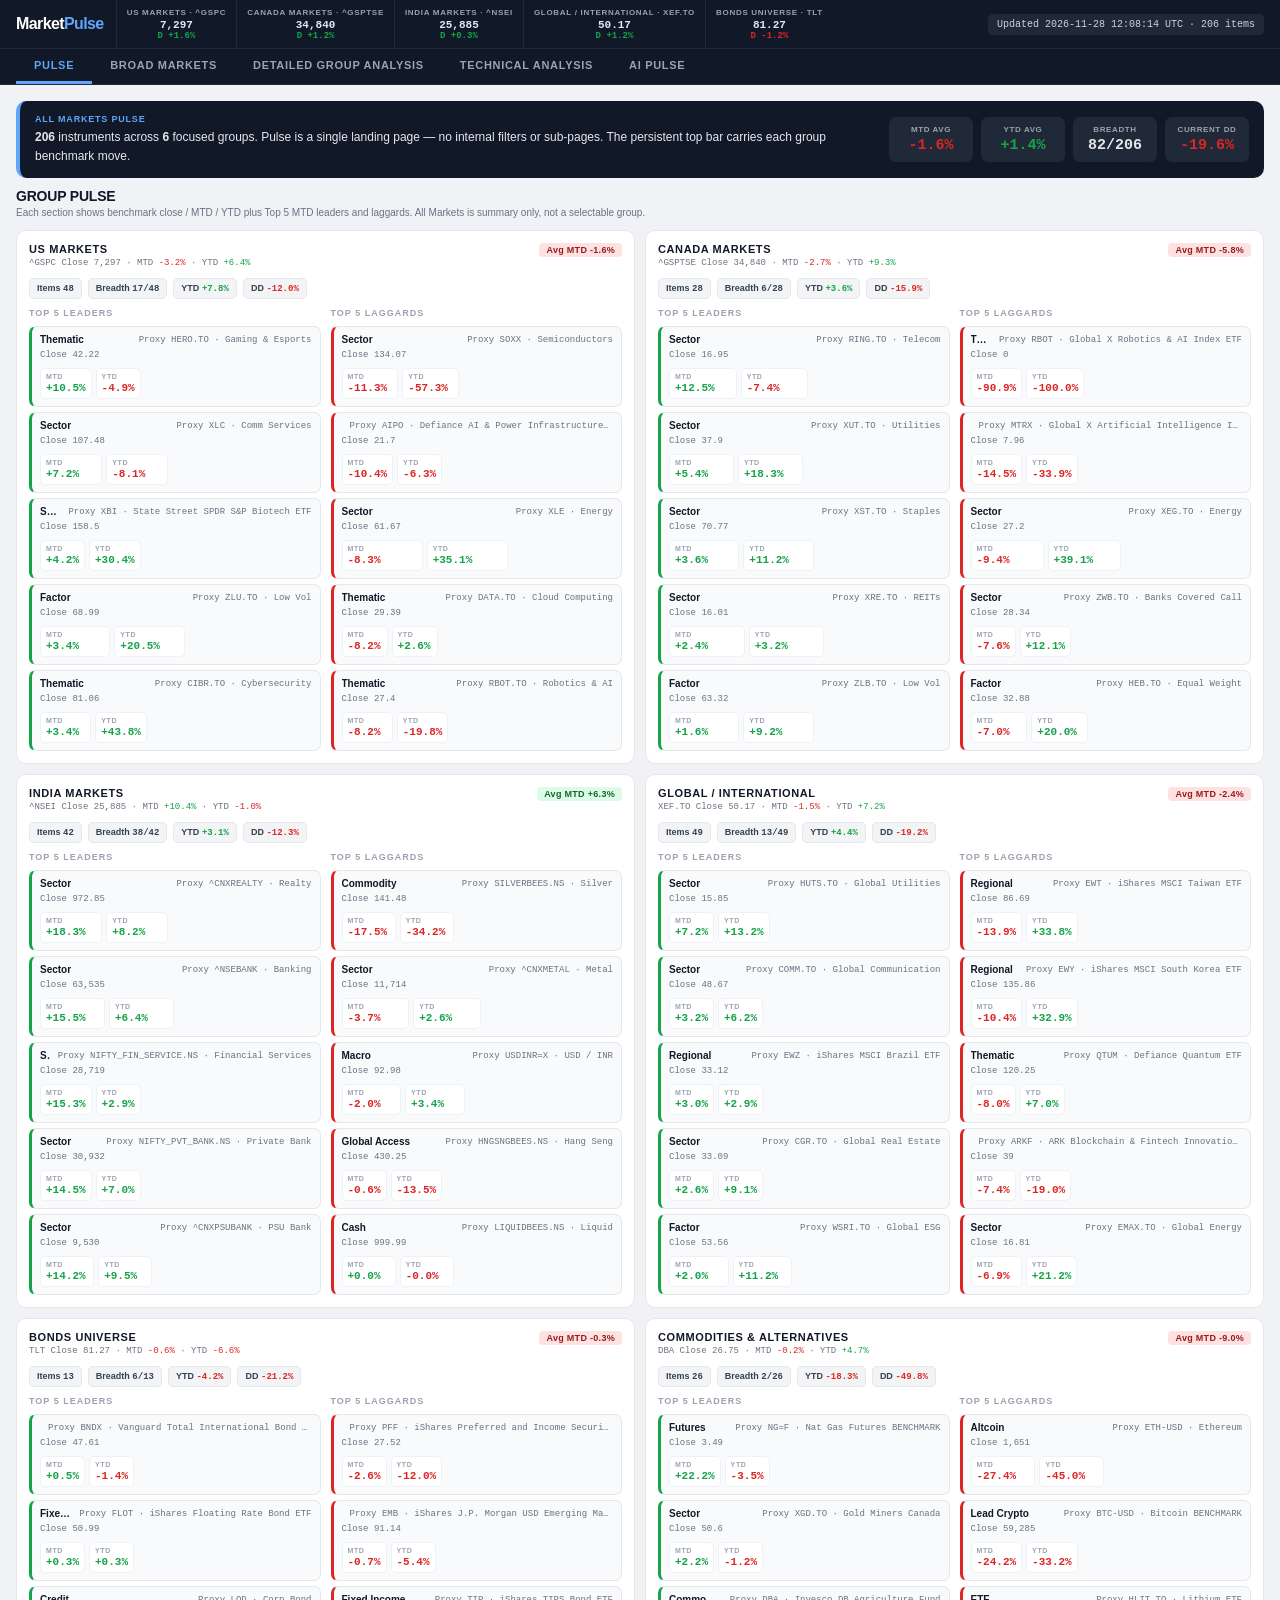
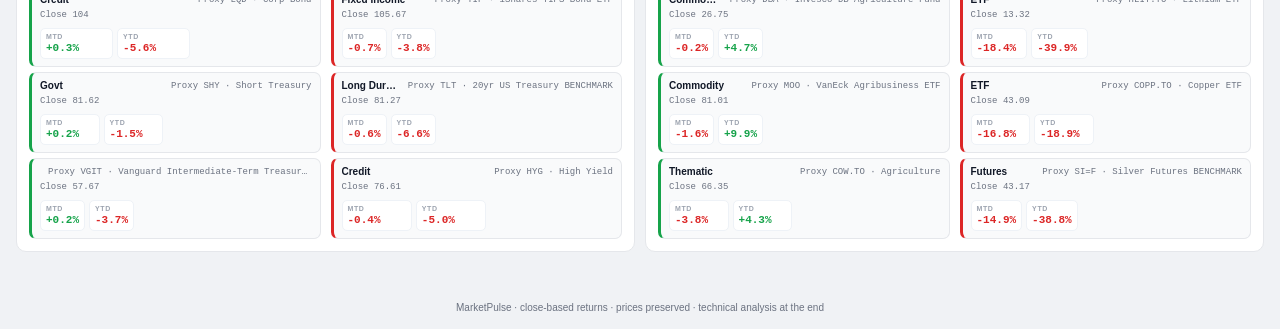
<file: index.html>
<!DOCTYPE html>
<html lang="en">
<head>
<meta charset="UTF-8" />
<meta name="viewport" content="width=device-width, initial-scale=1.0" />
<title>MarketPulse Dashboard</title>
<style>
*{box-sizing:border-box;margin:0;padding:0}body{background:#f0f2f5;color:#111827;font-family:-apple-system,BlinkMacSystemFont,'Segoe UI',Roboto,Arial,sans-serif;font-size:13px}.topbar{background:#111827;padding:0 16px;display:flex;align-items:stretch;justify-content:space-between;min-height:48px;gap:12px;position:sticky;top:0;z-index:100}.logo{font-size:16px;font-weight:900;color:#fff;letter-spacing:-.6px;display:flex;align-items:center;white-space:nowrap}.logo em{color:#60a5fa;font-style:normal}.mkt-strip{display:flex;align-items:stretch;overflow:auto;flex:1}.ms{padding:0 10px;border-left:1px solid #1e293b;display:flex;flex-direction:column;justify-content:center;min-width:98px;text-align:center;cursor:pointer;transition:background .12s}.ms:hover{background:#1e293b}.ms-n{font-size:8px;color:#94a3b8;text-transform:uppercase;letter-spacing:.7px;font-weight:800;margin-bottom:2px}.ms-p{font-size:11px;font-weight:900;font-family:'Courier New',monospace;color:#e2e8f0}.ms-v{font-size:9px;font-weight:800;font-family:'Courier New',monospace;display:flex;gap:5px;justify-content:center}.p{color:#16a34a}.n{color:#dc2626}.z{color:#9ca3af}.upd{font-size:10px;color:#cbd5e1;background:#1f2937;padding:5px 9px;border-radius:5px;font-family:'Courier New',monospace;align-self:center;white-space:nowrap}.tabs{display:flex;background:#111827;padding:0 16px;border-top:1px solid #1f2937;border-bottom:1px solid #1f2937;overflow:auto;position:sticky;top:48px;z-index:99}.tab{padding:10px 18px;font-size:11px;font-weight:800;cursor:pointer;color:#9ca3af;border-bottom:3px solid transparent;letter-spacing:.7px;text-transform:uppercase;white-space:nowrap}.tab.on{color:#60a5fa;border-bottom-color:#60a5fa}.tab:hover{color:#fff}.subbar{display:none;gap:6px;padding:9px 16px;background:#fff;border-bottom:1px solid #e5e7eb;position:sticky;top:89px;z-index:28;overflow:auto}.subbar.show{display:flex}.subpill{border:1.5px solid #e5e7eb;border-radius:999px;background:#fff;color:#6b7280;font-size:10px;font-weight:800;padding:6px 11px;cursor:pointer;white-space:nowrap}.subpill.on{background:#111827;color:#fff;border-color:#111827}.sectionbar{display:none;gap:0;padding:0 16px;background:#fff;border-bottom:1px solid #e5e7eb;position:sticky;top:130px;z-index:27;overflow:auto}.sectionbar.show{display:flex}.sectab{padding:9px 14px;font-size:11px;font-weight:700;cursor:pointer;color:#6b7280;border-bottom:2px solid transparent;white-space:nowrap}.sectab.on{color:#111827;border-bottom-color:#111827}.cnt{padding:14px 16px 24px}.grid{display:grid;gap:10px}.g2{grid-template-columns:repeat(2,minmax(0,1fr))}.g3{grid-template-columns:repeat(3,minmax(0,1fr))}.g4{grid-template-columns:repeat(4,minmax(0,1fr))}.pnl{background:#fff;border:1px solid #e5e7eb;border-radius:10px;padding:12px;margin-bottom:10px;box-shadow:0 1px 1px rgba(15,23,42,.03)}.ptl{font-size:9px;color:#9ca3af;text-transform:uppercase;letter-spacing:1px;margin-bottom:8px;font-weight:900;display:flex;align-items:center;justify-content:space-between;gap:8px}.note{background:#fffbeb;border:1px solid #fde68a;color:#78350f;border-radius:8px;padding:9px 10px;font-size:11px;font-weight:650;line-height:1.45;margin-bottom:10px}.krow{display:grid;grid-template-columns:repeat(auto-fit,minmax(112px,1fr));gap:8px;margin-bottom:10px}.kpi{background:#fff;border:1px solid #e5e7eb;border-radius:8px;padding:10px 12px;border-left:4px solid #e5e7eb}.kpi.lp{border-left-color:#16a34a}.kpi.ln{border-left-color:#dc2626}.kpi.lb{border-left-color:#2563eb}.kpi.lw{border-left-color:#d97706}.kpi.lg{border-left-color:#6b7280}.kl{font-size:9px;color:#9ca3af;text-transform:uppercase;letter-spacing:.9px;margin-bottom:4px;font-weight:900}.kv{font-size:17px;font-weight:900;font-family:'Courier New',monospace;line-height:1.1}.ks{font-size:10px;color:#6b7280;margin-top:3px;line-height:1.35}.badge{display:inline-flex;align-items:center;gap:4px;padding:2px 7px;border-radius:4px;font-size:9px;font-weight:900;letter-spacing:.3px;background:#f3f4f6;color:#374151}.bd{background:#dcfce7;color:#166534}.br{background:#fee2e2;color:#991b1b}.bb{background:#dbeafe;color:#1e40af}.bw{background:#fef3c7;color:#92400e}.card{background:#fff;border:1px solid #e5e7eb;border-radius:10px;padding:12px}.card-h{display:flex;align-items:flex-start;justify-content:space-between;gap:10px;margin-bottom:8px}.card-title{font-size:13px;font-weight:900;letter-spacing:-.2px}.card-sub{font-size:10px;color:#6b7280;margin-top:2px;font-family:'Courier New',monospace}.metric-row{display:grid;grid-template-columns:repeat(3,1fr);gap:6px;margin-top:8px}.metric{background:#f9fafb;border:1px solid #f3f4f6;border-radius:7px;padding:7px}.ml{font-size:8px;color:#9ca3af;text-transform:uppercase;font-weight:900;letter-spacing:.6px}.mv{font-size:13px;font-family:'Courier New',monospace;font-weight:900;margin-top:2px}.controls{display:flex;align-items:center;gap:8px;flex-wrap:wrap;margin-bottom:10px}.search,.select{border:1px solid #e5e7eb;border-radius:7px;padding:8px 10px;min-width:180px;font-size:12px;background:#fff}.table-wrap{overflow:auto;border:1px solid #e5e7eb;border-radius:8px;background:#fff}
/* Technical Analysis index table: frozen Symbol column and sticky header */
.index-table-wrap{max-height:calc(100vh - 250px);min-height:320px;overflow:auto;overscroll-behavior:contain}
.index-table{border-collapse:separate;border-spacing:0;width:max-content;min-width:100%}
.index-table th{position:sticky;top:0;z-index:5;background:#f9fafb}
.index-table th:first-child{position:sticky;left:0;top:0;z-index:8;background:#eef2f7;text-align:left;box-shadow:2px 0 0 #e5e7eb;min-width:112px}
.index-table td:first-child{position:sticky;left:0;z-index:3;background:#fff;text-align:left;box-shadow:2px 0 0 #eef2f7;min-width:112px;font-family:'Courier New',monospace;font-weight:900}
.index-table tr:hover td:first-child{background:#f9fafb}
.index-table td{background:#fff}
.index-table .sym{cursor:help}
.index-table th:last-child,.index-table td:last-child{padding-left:12px;padding-right:12px}
@media(max-width:1000px){.index-table-wrap{max-height:calc(100vh - 220px)}}table{border-collapse:collapse;width:100%;font-size:11px}th{background:#f9fafb;color:#6b7280;text-transform:uppercase;letter-spacing:.5px;font-size:9px;font-weight:900;text-align:right;padding:7px 8px;border-bottom:1px solid #e5e7eb;white-space:nowrap;cursor:pointer;position:sticky;top:0;z-index:1}th:first-child,td:first-child{text-align:left}td{padding:7px 8px;border-bottom:1px solid #f3f4f6;text-align:right;font-weight:650;white-space:nowrap}td.sym{text-align:left;font-weight:900;color:#111827}tr:hover td{background:#f9fafb}.hm{border-collapse:separate;border-spacing:2px;width:100%;font-size:10px}.hm th{position:static;text-align:center;cursor:default;background:#fff;border:0;color:#9ca3af;padding:4px;font-size:9px}.hm th:first-child{text-align:left}.hm td{border:0;border-radius:3px;text-align:center;font-family:'Courier New',monospace;font-weight:900;min-width:42px;padding:5px 4px}.hm td.name{font-family:-apple-system,sans-serif;text-align:left;min-width:132px;background:#fff;color:#111827;font-weight:900}.zone{font-size:9px;font-weight:900;border-radius:4px;padding:3px 6px;display:inline-block}.zone.good{background:#dbeafe;color:#1e40af}.zone.better{background:#dcfce7;color:#166534}.zone.best{background:#d1fae5;color:#065f46}.zone.watch{background:#fef3c7;color:#92400e}.zone.risk{background:#ede9fe;color:#5b21b6}.zone.neutral{background:#f3f4f6;color:#4b5563}.zone.bad{background:#fee2e2;color:#991b1b}.small{font-size:10px;color:#6b7280}.mono{font-family:'Courier New',monospace}.footer{padding:16px;color:#6b7280;font-size:10px;text-align:center}.loading{padding:28px;text-align:center;color:#6b7280}.err{background:#fef2f2;border:1px solid #fecaca;color:#7f1d1d;border-radius:10px;padding:14px;font-size:12px;line-height:1.5}.now-banner{background:#111827;border-radius:10px;padding:13px 15px;margin-bottom:10px;display:flex;align-items:center;gap:14px;flex-wrap:wrap;color:#e5e7eb}.now-metric{text-align:center}.now-label{font-size:9px;color:#9ca3af;text-transform:uppercase;letter-spacing:.8px;font-weight:800;margin-bottom:3px}.now-val{font-size:18px;font-weight:900;font-family:'Courier New',monospace}.now-sub{font-size:9px;color:#9ca3af;margin-top:2px}.now-div{width:1px;height:42px;background:#374151;flex-shrink:0}.intel{background:#111827;color:#e5e7eb;border-radius:10px;padding:13px 15px;margin-bottom:10px;border-left:4px solid #3b82f6}.intel-l{font-size:9px;color:#60a5fa;text-transform:uppercase;letter-spacing:.8px;font-weight:900;margin-bottom:4px}.intel-t{font-size:12px;line-height:1.6}.intel-t b{color:#fff}.pulse-groups{display:grid;grid-template-columns:repeat(2,minmax(0,1fr));gap:10px}.pulse-group{background:#fff;border:1px solid #e5e7eb;border-radius:10px;padding:12px}.pg-hdr{display:flex;align-items:flex-start;justify-content:space-between;gap:8px;margin-bottom:8px}.pg-lbl{font-size:11px;font-weight:900;color:#111827;text-transform:uppercase;letter-spacing:.6px}.pg-brd{font-size:9px;color:#6b7280;font-family:'Courier New',monospace;margin-top:2px}.tile-grid{display:grid;grid-template-columns:repeat(5,minmax(0,1fr));gap:5px}.tile{border-radius:7px;padding:7px 8px;border:1px solid #e5e7eb;background:#f9fafb;min-width:0}.tile.win{border-left:3px solid #16a34a}.tile.lose{border-left:3px solid #dc2626}.tile-nm{font-size:10px;font-weight:900;white-space:nowrap;overflow:hidden;text-overflow:ellipsis}.tile-tk{font-size:9px;color:#6b7280;font-family:'Courier New',monospace;margin-top:1px;white-space:nowrap;overflow:hidden;text-overflow:ellipsis}.tile-ret{font-size:14px;font-weight:900;font-family:'Courier New',monospace;margin-top:3px}.tile-price{font-size:9px;color:#6b7280;margin-top:2px;font-family:'Courier New',monospace}.tile-metrics{display:grid;grid-template-columns:1fr 1fr;gap:4px;margin-top:5px}.tile-metric{background:#fff;border:1px solid #eef2f7;border-radius:5px;padding:4px 5px}.tile-metric .ml{font-size:7px}.tile-metric .mv{font-size:11px}.proxy-line{font-size:8px;color:#64748b;font-family:'Courier New',monospace;margin-top:2px;white-space:nowrap;overflow:hidden;text-overflow:ellipsis}.asset-hero{display:grid;grid-template-columns:1.4fr .6fr;gap:10px;margin-bottom:10px}.bar-row{display:grid;grid-template-columns:100px 1fr 70px;gap:8px;align-items:center;margin:6px 0}.bar-track{height:8px;background:#f3f4f6;border-radius:999px;overflow:hidden}.bar-fill{height:100%;border-radius:999px;background:#111827}.seas-grid{display:grid;grid-template-columns:repeat(12,1fr);gap:4px}.seas-card{border:1px solid #e5e7eb;border-radius:7px;padding:7px;background:#fff;text-align:center}.seas-m{font-size:8px;color:#9ca3af;text-transform:uppercase;font-weight:900}.seas-v{font-size:12px;font-family:'Courier New',monospace;font-weight:900;margin-top:4px}.year-grid{display:grid;grid-template-columns:repeat(auto-fill,minmax(82px,1fr));gap:5px}.year-card{border-radius:6px;padding:7px;text-align:center;font-family:'Courier New',monospace;font-weight:900}.year-card .yr{font-size:9px;opacity:.75}.year-card .rv{font-size:13px;margin-top:2px}.datawarn{background:#fef2f2;border:1px solid #fecaca;color:#7f1d1d;border-radius:8px;padding:9px 10px;font-size:11px;font-weight:650;margin-bottom:10px}.hide{display:none!important}@media(max-width:1000px){.g2,.g3,.g4,.pulse-groups,.asset-hero{grid-template-columns:1fr}.tile-grid{grid-template-columns:repeat(2,minmax(0,1fr))}.metric-row{grid-template-columns:repeat(2,1fr)}.topbar{flex-wrap:wrap;height:auto}.upd{margin:6px 0}.tabs{top:72px}.subbar{top:113px}.sectionbar{top:154px}.cnt{padding:10px}.mkt-strip{order:3;flex-basis:100%}.ms{min-width:108px}.search,.select{min-width:100%;width:100%}}

/* Pulse page 1 only: index(16)-style tile dashboard */
.pulse-wrap{padding:2px 0 10px}
.pulse-title-row{display:flex;align-items:flex-start;justify-content:space-between;gap:12px;margin-bottom:10px;flex-wrap:wrap}
.pulse-title{font-size:14px;font-weight:900;letter-spacing:-.2px;color:#111827;text-transform:uppercase}
.pulse-sub{font-size:10px;color:#6b7280;margin-top:2px;line-height:1.35}
.pulse-summary{background:#111827;color:#e5e7eb;border-radius:10px;padding:13px 15px;margin-bottom:10px;border-left:4px solid #60a5fa;display:flex;gap:16px;align-items:center;flex-wrap:wrap}
.pulse-summary .ps-main{min-width:220px;flex:1}.ps-label{font-size:9px;color:#60a5fa;text-transform:uppercase;letter-spacing:.8px;font-weight:900;margin-bottom:4px}.ps-text{font-size:12px;line-height:1.55;color:#e5e7eb}.ps-metrics{display:grid;grid-template-columns:repeat(4,minmax(82px,1fr));gap:8px;min-width:360px}.ps-box{background:#1f2937;border-radius:7px;padding:8px 10px;text-align:center}.ps-box-l{font-size:8px;color:#9ca3af;text-transform:uppercase;font-weight:900;letter-spacing:.6px}.ps-box-v{font-size:15px;font-weight:900;font-family:'Courier New',monospace;margin-top:3px}.pulse-only-groups{display:grid;grid-template-columns:repeat(2,minmax(0,1fr));gap:10px}.pulse-leader-wrap{display:grid;grid-template-columns:1fr 1fr;gap:10px}.tile-list{display:grid;grid-template-columns:1fr;gap:5px}.tile-list .tile{display:grid;grid-template-columns:minmax(0,1.2fr) auto;gap:3px 8px;align-items:center}.tile-list .tile-ret{text-align:right;margin-top:0}.tile-list .tile-price{grid-column:1 / -1}.pg-stats{display:flex;gap:6px;flex-wrap:wrap;margin:7px 0 9px}.pg-stat{background:#f3f4f6;border:1px solid #e5e7eb;border-radius:5px;padding:4px 7px;font-size:9px;font-weight:800;color:#374151}.pg-stat .mono{font-weight:900}.pg-benchmarks{font-size:9px;color:#6b7280;font-family:'Courier New',monospace;margin-top:2px;line-height:1.45}
@media(max-width:1000px){.pulse-only-groups,.pulse-leader-wrap{grid-template-columns:1fr}.ps-metrics{grid-template-columns:repeat(2,minmax(82px,1fr));min-width:0;width:100%}}


/* AI Pulse dedicated view */
.ai-pulse-wrap{max-width:1200px;margin:0 auto}.ai-pulse-hero{display:flex;justify-content:space-between;gap:18px;align-items:flex-start;background:#fff;border:1px solid #e5e7eb;border-radius:10px;padding:16px;margin-bottom:10px}.ai-kicker{font-size:9px;font-weight:900;letter-spacing:1px;color:#6b7280}.ai-pulse-hero h2{font-size:20px;margin:3px 0}.ai-regime{font-size:13px;font-weight:900;color:#2563eb;margin:4px 0 7px}.ai-pulse-hero p{font-size:12px;line-height:1.55;max-width:760px}.ai-meta{display:flex;flex-direction:column;gap:5px;min-width:180px;font-size:10px;color:#6b7280}.ai-meta b{color:#111827}.ai-stale{color:#92400e;background:#fef3c7;padding:4px 7px;border-radius:5px}.ai-counts{display:grid;grid-template-columns:repeat(4,minmax(0,1fr));gap:8px;margin-bottom:10px}.ai-count{background:#fff;border:1px solid #e5e7eb;border-radius:8px;padding:10px}.ai-count b{display:block;font:900 18px 'Courier New',monospace}.ai-count span,.ai-muted{font-size:10px;color:#6b7280}.ai-section{background:#fff;border:1px solid #e5e7eb;border-radius:10px;padding:12px;margin-bottom:10px}.ai-section h3{font-size:12px;margin-bottom:7px}.ai-tier-grid{display:grid;grid-template-columns:repeat(auto-fit,minmax(190px,1fr));gap:7px}.ai-tier{border:1px solid #e5e7eb;border-radius:7px;padding:9px;font-size:11px}.ai-tier b{display:block;margin-bottom:3px}.ai-pulse-list{display:grid;grid-template-columns:repeat(auto-fit,minmax(260px,1fr));gap:7px;margin-top:8px}.ai-pulse-row{border:1px solid #e5e7eb;border-radius:7px;padding:9px;font-size:11px;line-height:1.5}.ai-pulse-row-head{display:flex;justify-content:space-between;gap:8px;margin-bottom:4px}.ai-pill{font-size:9px;background:#f3f4f6;border-radius:99px;padding:2px 7px;color:#4b5563}.ai-two{display:grid;grid-template-columns:1fr 1fr;gap:10px}.ai-picks{display:grid;gap:7px}.ai-pick{display:grid;grid-template-columns:100px 1fr;gap:8px;font-size:11px;border-bottom:1px solid #f3f4f6;padding-bottom:6px}.ai-section ul{padding-left:17px;font-size:11px}.ai-section li{margin:3px 0}.ai-foot{font-size:10px;color:#6b7280;padding:5px 2px 12px}
@media(max-width:800px){.ai-pulse-hero{display:block}.ai-meta{margin-top:12px}.ai-counts{grid-template-columns:repeat(2,minmax(0,1fr))}.ai-two{grid-template-columns:1fr}}

/* AI Pulse executive intelligence redesign — scoped to AI Pulse only */
.ai-pulse-wrap{max-width:1440px;margin:0 auto;color:#172033}
.ai-exec-hero{display:grid;grid-template-columns:minmax(0,1.7fr) minmax(220px,.7fr);gap:16px;padding:20px;background:linear-gradient(120deg,#101c31,#172d49);color:#f8fbff;border:1px solid #244565;border-radius:14px;margin-bottom:12px;box-shadow:0 8px 22px rgba(15,23,42,.12)}
.ai-eyebrow{font-size:9px;font-weight:900;letter-spacing:1.3px;text-transform:uppercase;color:#8fc8ff}
.ai-exec-hero h2{font-size:23px;letter-spacing:-.5px;margin:5px 0 7px}.ai-exec-hero p{font-size:12px;line-height:1.65;color:#d8e6f5;max-width:900px}
.ai-regime-line{font-size:15px;font-weight:900;color:#58dfa0;margin:5px 0 8px}.ai-exec-meta{display:grid;align-content:center;gap:8px;border-left:1px solid #38516d;padding-left:16px;font-size:11px;color:#b9cce0}.ai-exec-meta strong{color:#fff;font-size:14px}
.ai-exec-kpis{display:grid;grid-template-columns:repeat(4,minmax(0,1fr));gap:9px;margin-bottom:12px}.ai-exec-kpi{background:#fff;border:1px solid #e2e8f0;border-radius:10px;padding:11px 13px;box-shadow:0 1px 2px #0f172a08}.ai-exec-kpi span{display:block;font-size:9px;color:#778398;text-transform:uppercase;font-weight:900;letter-spacing:.8px}.ai-exec-kpi b{display:block;font-size:19px;margin-top:4px;color:#172033}.ai-exec-grid{display:grid;grid-template-columns:minmax(0,1.25fr) minmax(320px,.95fr);gap:12px}.ai-exec-panel{background:#fff;border:1px solid #e2e8f0;border-radius:12px;padding:14px;margin-bottom:12px;box-shadow:0 1px 2px #0f172a08;min-width:0}.ai-exec-panel h3{font-size:12px;font-weight:900;margin-bottom:3px;color:#172033}.ai-panel-sub{font-size:10px;color:#718096;margin-bottom:10px;line-height:1.45}.ai-section-head{display:flex;align-items:flex-start;justify-content:space-between;gap:10px;margin-bottom:10px}.ai-section-tag{font-size:9px;font-weight:900;letter-spacing:.7px;text-transform:uppercase;color:#64748b}
.ai-group-list{display:grid;gap:7px}.ai-group-card{display:grid;grid-template-columns:minmax(110px,.7fr) minmax(0,1.5fr);gap:10px;padding:10px;border:1px solid #e8edf3;border-radius:9px;background:#fbfdff}.ai-group-name{font-size:11px;font-weight:900}.ai-group-tone{font-size:9px;color:#64748b;margin-top:3px}.ai-group-view{font-size:11px;line-height:1.5;color:#344256}.ai-group-evidence{font-size:9px;color:#64748b;margin-top:4px}
.ai-opportunity-list{display:grid;gap:8px}.ai-opportunity{display:grid;grid-template-columns:30px minmax(0,1fr) auto;gap:9px;align-items:start;padding:11px;border:1px solid #e3eaf2;border-radius:10px;background:#fff}.ai-opportunity-rank{width:27px;height:27px;border-radius:8px;background:#eaf3ff;color:#1d5f9e;font-weight:900;display:grid;place-items:center}.ai-opportunity b{font-size:12px}.ai-opportunity p{font-size:10px;line-height:1.5;color:#5c6b7d;margin-top:3px}.ai-priority{font-size:9px;font-weight:900;border-radius:99px;padding:4px 8px;background:#e8f7ef;color:#187347;white-space:nowrap}.ai-priority.watch{background:#fff5dc;color:#8a5a00}.ai-priority.risk{background:#fdebed;color:#a42b38}
.ai-picks-grid{display:grid;grid-template-columns:1fr 1fr;gap:9px}.ai-pick-card{padding:11px;border:1px solid #e4eaf1;border-radius:9px;background:#fbfdff}.ai-pick-card b{font-size:12px}.ai-pick-card p{font-size:10px;color:#596a7e;line-height:1.5;margin-top:4px}
.ai-change-list,.ai-bullet-list{padding:0;margin:0;list-style:none}.ai-change-list li,.ai-bullet-list li{font-size:10px;line-height:1.5;padding:6px 0;border-bottom:1px solid #eef2f6;color:#39485b}.ai-change-list li:last-child,.ai-bullet-list li:last-child{border-bottom:0}
.ai-analyst{background:linear-gradient(120deg,#10213a,#173a55);color:#f5f9ff;border-radius:12px;padding:16px;border-left:4px solid #2fcf9b}.ai-analyst h3{color:#fff;font-size:13px;margin-bottom:7px}.ai-analyst p{font-size:12px;line-height:1.7;color:#e0edf8}.ai-analyst .ai-panel-sub{color:#9dbbd4}
.ai-data-note{font-size:9px;color:#7b8797;line-height:1.5;margin-top:9px}.ai-confidence{display:flex;align-items:center;gap:8px;font-size:10px;color:#5b6879}.ai-confidence-dot{width:8px;height:8px;border-radius:50%;background:#16a36a;display:inline-block}.ai-stale{color:#8a5a00;background:#fff4d7;padding:5px 8px;border-radius:6px;font-size:10px}
.ai-expand{border:1px solid #dce5ef;background:#f8fafc;color:#34516e;border-radius:7px;padding:6px 9px;font-size:10px;font-weight:800;cursor:pointer}.ai-detail{display:none;margin-top:8px;padding:9px;background:#f8fafc;border-radius:8px;font-size:10px;color:#526174;line-height:1.55}.ai-detail.open{display:block}
@media(max-width:900px){.ai-exec-grid{grid-template-columns:1fr}.ai-exec-hero{grid-template-columns:1fr}.ai-exec-meta{border-left:0;border-top:1px solid #38516d;padding:10px 0 0;grid-template-columns:repeat(2,minmax(0,1fr))}}
@media(max-width:650px){.ai-exec-kpis{grid-template-columns:repeat(2,minmax(0,1fr))}.ai-picks-grid{grid-template-columns:1fr}.ai-group-card{grid-template-columns:1fr;gap:4px}.ai-opportunity{grid-template-columns:27px minmax(0,1fr)}.ai-opportunity .ai-priority{grid-column:2;justify-self:start}.ai-exec-hero h2{font-size:20px}}


/* Final AI Pulse v3 layout — scoped to the AI Pulse view only */
.ai-pulse-wrap{max-width:1180px;margin:0 auto;padding:0 2px 14px;color:#111827}
.ai-v3-hero{background:#111c30;color:#e8f0fb;border-radius:12px;padding:13px 16px;display:flex;justify-content:space-between;gap:14px;flex-wrap:wrap;margin-bottom:9px}
.ai-v3-hero .ai-eyebrow{font-size:9px;letter-spacing:1.1px;color:#8fc8ff;font-weight:900}.ai-v3-hero h2{font-size:18px;margin:3px 0}.ai-v3-hero p{font-size:11px;color:#c5d6e8;max-width:65ch;line-height:1.45}.ai-v3-meta{display:grid;grid-template-columns:repeat(3,auto);gap:5px 15px;align-content:center;font-size:9px;color:#9db4cb}.ai-v3-meta b{display:block;color:#fff;font-size:11px}
.ai-v3-groups{display:grid;grid-template-columns:repeat(6,minmax(0,1fr));gap:7px;margin-bottom:9px}.ai-v3-tile{border:1px solid #e5e7eb;background:#fff;border-radius:9px;padding:8px;text-align:left;cursor:pointer;min-width:0;color:#111827}.ai-v3-tile.on{border:1.5px solid #111827;box-shadow:inset 0 0 0 1px #111827}.ai-v3-tile b{display:block;font-size:10px;line-height:1.25;margin-bottom:4px}.ai-v3-tile span{font-size:9px;color:#6b7280}
.ai-v3-toolbar{display:flex;justify-content:space-between;align-items:center;gap:8px;flex-wrap:wrap;background:#fff;border:1px solid #e5e7eb;border-radius:9px;padding:6px 9px;margin-bottom:9px}.ai-v3-seg{display:flex;gap:3px;background:#f1f5f9;padding:3px;border-radius:8px}.ai-v3-seg button{border:0;background:transparent;color:#6b7280;font-size:10px;font-weight:800;padding:5px 11px;border-radius:6px;cursor:pointer}.ai-v3-seg button[aria-pressed=true]{background:#fff;color:#111827;box-shadow:0 1px 2px #0002}.ai-v3-sub{font-size:10px;color:#6b7280}
.ai-v3-grid{display:grid;grid-template-columns:1.1fr 1fr;gap:9px;margin-bottom:9px}.ai-v3-card{background:#fff;border:1px solid #e5e7eb;border-radius:10px;padding:11px;min-width:0}.ai-v3-card h3{font-size:12px;margin:0 0 2px}.ai-v3-muted{font-size:9px;color:#6b7280;line-height:1.45}.ai-v3-k{font-size:9px;font-weight:900;letter-spacing:.7px;text-transform:uppercase;color:#6b7280;margin:9px 0 4px}.ai-v3-metric{display:flex;justify-content:space-between;font-size:10px;color:#6b7280;margin-bottom:3px}.ai-v3-metric b{color:#111827}.ai-v3-bar{height:7px;border-radius:4px;background:#f1f5f9;overflow:hidden;margin-bottom:5px}.ai-v3-bar i{display:block;height:100%;background:#111827}.ai-v3-mix{display:flex;height:12px;overflow:hidden;border-radius:3px;gap:1px}.ai-v3-mix i{display:block;min-width:0}.ai-v3-read{margin-top:9px;padding:8px 9px;background:#f8fafc;border-left:3px solid #2563eb;border-radius:6px}.ai-v3-read h4{font-size:10px;margin-bottom:4px}.ai-v3-read p,.ai-v3-read li{font-size:10px;line-height:1.45}.ai-v3-read ul{padding-left:15px;margin:3px 0}.ai-v3-columns{display:grid;grid-template-columns:1fr 1fr;gap:8px}.ai-v3-candidates{margin-bottom:9px}.ai-v3-candidates table{font-size:10px}.ai-v3-candidates th{position:static;padding:5px 7px}.ai-v3-candidates td{padding:5px 7px}.ai-v3-foot{font-size:9px;color:#6b7280;padding:3px 2px 8px;line-height:1.5}
@media(max-width:900px){.ai-v3-groups{grid-template-columns:repeat(3,minmax(0,1fr))}.ai-v3-grid{grid-template-columns:1fr}}
@media(max-width:560px){.ai-v3-groups{grid-template-columns:repeat(2,minmax(0,1fr))}.ai-v3-columns{grid-template-columns:1fr}.ai-v3-meta{grid-template-columns:repeat(2,auto)}}

</style>
</head>
<body>
<div class="topbar"><div class="logo">Market<em>Pulse</em></div><div class="mkt-strip" id="mktStrip"></div><div class="upd" id="updated">Loading…</div></div>
<div class="tabs" id="tabs"><div class="tab on" data-view="pulse">Pulse</div><div class="tab" data-view="broad">Broad Markets</div><div class="tab" data-view="detail">Detailed Group Analysis</div><div class="tab" data-view="technical">Technical Analysis</div><div class="tab" data-view="aiPulse">AI Pulse</div></div>
<div class="subbar" id="subbar"></div><div class="sectionbar" id="sectionbar"></div><div class="cnt" id="app"><div class="loading">Loading MarketPulse JSON…</div></div><div class="footer">MarketPulse · close-based returns · prices preserved · technical analysis at the end</div>
<script>
const DATA_PATHS=['data/market_pulse_combined.json','./data/market_pulse_combined.json','market_pulse_combined.json','./market_pulse_combined.json'];
const LAST_PATHS=['data/last_updated.json','./data/last_updated.json','last_updated.json','./last_updated.json'];
const TECH_PATHS=['data/technical_summary.json','./data/technical_summary.json','technical_summary.json','./technical_summary.json'];
const AI_PULSE_PATHS=['data/ai_pulse.json','./data/ai_pulse.json','ai_pulse.json','./ai_pulse.json'];
const MONTHS=['Jan','Feb','Mar','Apr','May','Jun','Jul','Aug','Sep','Oct','Nov','Dec'];
const GROUP_ORDER=['US Markets','Canada Markets','India Markets','Global / International','Gold','Silver & Other Metals','Crude Oil & Commodities','Natural Gas','Bonds Universe','Crypto'];
const GROUP_LABELS={
  US:'US Markets','US Markets':'US Markets',
  Canada:'Canada Markets','Canada Markets':'Canada Markets',
  India:'India Markets','India Markets':'India Markets',
  Global:'Global / International','Global / International':'Global / International',
  Gold:'Gold',
  SilverMetals:'Silver & Other Metals','Silver & Metals':'Silver & Other Metals','Silver & Other Metals':'Silver & Other Metals',
  CrudeOil:'Crude Oil & Commodities','Crude Oil':'Crude Oil & Commodities','Crude Oil & Commodities':'Crude Oil & Commodities',
  NaturalGas:'Natural Gas','Natural Gas':'Natural Gas',
  Bonds:'Bonds Universe','Bonds Universe':'Bonds Universe',
  Crypto:'Crypto'
};
const BENCH={
  'US Markets':'^GSPC','Canada Markets':'^GSPTSE','India Markets':'^NSEI','Global / International':'XEF.TO',
  Gold:'GC=F','Silver & Other Metals':'SI=F','Crude Oil & Commodities':'CL=F','Natural Gas':'NG=F','Bonds Universe':'TLT',Crypto:'BTC-USD',
  US:'^GSPC',Canada:'^GSPTSE',India:'^NSEI',Global:'XEF.TO',SilverMetals:'SI=F',CrudeOil:'CL=F',NaturalGas:'NG=F',Bonds:'TLT'
};
const MAJOR_SYMS=['^GSPC','^GSPTSE','^NSEI','XEF.TO','GC=F','SI=F','CL=F','NG=F','TLT','SHY','BTC-USD','ETH-USD'];
let STATE={aiPulse:null,ma18Group:'ALL',data:null,last:null,techRaw:null,techMap:{},groups:[],items:[],view:'pulse',group:'ALL',broadKey:'CROSS',broadSection:'overview',techGroup:'ALL',techTf:'monthly',techCoverage:'complete',sort:{},filter:''};
async function fetchFirst(paths,optional=false){let e;for(const p of paths){try{const r=await fetch(p+'?v='+Date.now(),{cache:'no-store'});if(r.ok)return await r.json();e=new Error(p+' '+r.status)}catch(x){e=x}}if(optional)return null;throw e||new Error('No JSON found')}
function num(v){if(v===null||v===undefined||v==='')return null;if(typeof v==='number')return isFinite(v)?v:null;const n=parseFloat(String(v).replace('%','').replace('+','').replace(/,/g,''));return isFinite(n)?n:null}
function get(o,paths,f=null){for(const p of paths){let x=o;for(const k of p.split('.')){if(x&&Object.prototype.hasOwnProperty.call(x,k))x=x[k];else{x=undefined;break}}if(x!==undefined&&x!==null&&x!=='')return x}return f}
function fmt(v,d=1){const n=num(v);return n===null?'—':(n>=0?'+':'')+n.toFixed(d)+'%'}function money(v){const n=num(v);if(n===null)return'—';return n>=1000?n.toLocaleString(undefined,{maximumFractionDigits:0}):n.toLocaleString(undefined,{maximumFractionDigits:2})}function cls(v){const n=num(v);return n===null?'z':n>=0?'p':'n'}function avg(a){const x=a.map(num).filter(v=>v!==null);return x.length?x.reduce((p,c)=>p+c,0)/x.length:null}function esc(s){return String(s??'').replace(/[&<>"']/g,m=>({'&':'&amp;','<':'&lt;','>':'&gt;','"':'&quot;',"'":'&#39;'}[m]))}
function cy(){return new Date().getFullYear()}function cm(){return new Date().getMonth()}function itemName(i){return i.name||i.display_name||i.long_name||i.symbol||'Unknown'}function sectorTargetName(i){return get(i,['variant','exposure_detail','sector_name','display_sector','mapped_sector','target_sector','proxy_for','underlying_sector','classification.sector','meta.sector_name','sector_group','subsector'],null)}function proxyLine(i){const target=sectorTargetName(i),nm=itemName(i);if(target&&String(target)!==String(nm))return `${esc(target)} · ${esc(i.symbol)} / ${esc(nm)}`;return `${esc(i.symbol)}`}function normKey(x){return String(x||'').toLowerCase().replace(/[^a-z0-9]/g,'')}function canonicalGroupKey(x){const k=normKey(x);for(const [raw,label] of Object.entries(GROUP_LABELS)){if(normKey(raw)===k||normKey(label)===k)return label}return x||'Group'}function groupName(g){return canonicalGroupKey(g?.market_group||g?.display_name||g?.name||'Group')}function groupBenchSymbol(g){const key=canonicalGroupKey(g?.market_group||g?.display_name||g?.name);return BENCH[key]||BENCH[g?.market_group]||g?.benchmark_symbol}function safeSym(s){return String(s||'').replace(/\^/g,'').replace(/=/g,'').replace(/\./g,'_').toUpperCase()}
function ret(i,k){return num(get(i,[`returns.${k}`,`returns.${k.toUpperCase()}`,`kpi.${k}`,`kpi.${k.toUpperCase()}`,k,`${k}_pct`,`return_${k}`]))}function mtd(i){return ret(i,'mtd')}function ytd(i){return ret(i,'ytd')}function r1m(i){return ret(i,'r1m')}function r3m(i){return ret(i,'r3m')}function close(i){return num(get(i,['last_close','close','price','last_price','current_price','Current_Price','kpi.close','kpi.last_close']))}function daily(i){return num(get(i,['returns.r1d','returns.d1','returns.day','returns.daily','returns.daily_pct','returns.one_day','returns.1d','kpi.r1d','kpi.d1','kpi.day','kpi.daily','r1d','d1','day_change_pct','daily_change_pct','pct_change','change_pct','regularMarketChangePercent','price_change_pct']))}
function dd(i){return num(get(i,['drawdown.current_drawdown','drawdown.current_drawdown_pct','drawdown.current_dd','drawdown.current_dd_pct','drawdown.curdd','drawdown.curdd_pct','kpi.curdd','kpi.current_dd','kpi.current_drawdown','current_dd','current_drawdown','curdd','dd','drawdown.max_drawdown','maxdd','kpi.maxdd']))}
function maxdd(i){return num(get(i,['drawdown.max_drawdown','drawdown.max_drawdown_pct','drawdown.maxdd','drawdown.maxdd_pct','kpi.maxdd','maxdd','max_drawdown']))}
function signal(i,tf=STATE.techTf){const raw=get(i,[`signals.${tf}.combined_signal`,`signals.${tf}.technical_signal`,`signals.${tf}.signal`,`technicals.${tf}.technical_signal`,`technicals.${tf}.signal`,`technical.${tf}.technical_signal`,`technical.${tf}.signal`,'signals.primary','signals.signal','signals.zone','signal','technicals.signal','technical.signal','zone','technical.zone','support_zone'],null);if(raw&&String(raw)!=='—')return raw;const loc=(typeof priceVsLevels==='function')?priceVsLevels(i):{label:'Level unavailable'};if(loc.label&&loc.label!=='Level unavailable')return loc.label;const m=num(mtd(i)),y=num(ytd(i)),d=num(dd(i));if(m!==null||y!==null){if((m??0)>0&&(y??0)>0)return 'Positive momentum';if((m??0)<0&&(y??0)<0)return 'Weak momentum';if((m??0)>0&&(y??0)<0)return 'Short-term rebound';if((m??0)<0&&(y??0)>0)return 'Pullback in uptrend'}if(d!==null&&d<-20)return 'Deep drawdown';return 'Data pending'}
function monthAvg(i){const mi=cm(),m=MONTHS[mi].toLowerCase();let v=num(get(i,[`seasonality.monthly_avg.${m}`,`seasonality.monthly_average.${m}`,`seasonality.avg_by_month.${m}`,`seasonality.avg.${mi}`,`seasonality.${m}.avg`,`seas.avg.${mi}`,`seas.monthly_avg.${m}`,`seasonality.current_month_avg`,`seasonality.selected_month_avg`]));if(v!==null)return v;const years=get(i,['monthly_returns_by_year','monthly_returns','monthly'],null);if(years&&typeof years==='object'){return avg(Object.keys(years).filter(y=>+y<cy()).map(y=>{const r=years[y];return Array.isArray(r)?r[mi]:(r[MONTHS[mi]]??r[m]??r[String(mi+1)])}))}return null}
function posRate(i,mi=cm()){const m=MONTHS[mi].toLowerCase();return num(get(i,[`seasonality.pos_rate.${m}`,`seasonality.positive_rate.${m}`,`seasonality.monthly_pos_rate.${m}`,`seas.posRate.${mi}`,`seasonality.posRate.${mi}`]))}
function avgAnnual(i){let v=num(get(i,['annual_return_stats.average','annual_return_stats.avg','annual_return_stats.mean','returns.avg_annual','avg_annual','kpi.avg_annual']));if(v!==null)return v;const y=get(i,['annual_returns_by_year','annual_returns','annual'],null);return y&&typeof y==='object'?avg(Object.values(y)):null}
function annualObj(i){return get(i,['annual_returns_by_year','annual_returns','annual'],{})||{}}function monthlyObj(i){return get(i,['monthly_returns_by_year','monthly_returns','monthly'],{})||{}}
function annual(i,yr){return num(annualObj(i)[yr])}function monthly(i,yr,mi){const row=monthlyObj(i)[yr];if(!row)return null;return num(Array.isArray(row)?row[mi]:(row[MONTHS[mi]]??row[MONTHS[mi].toLowerCase()]??row[String(mi+1)]))}
function heatColor(v){const n=num(v);if(n===null)return'background:#f3f4f6;color:#9ca3af';const a=Math.min(Math.abs(n),12)/12;return n>=0?`background:rgba(22,163,74,${.12+a*.55});color:#14532d`:`background:rgba(220,38,38,${.12+a*.55});color:#7f1d1d`}
function zbadge(s){const x=String(s||'').toLowerCase();if(x.includes('best'))return'<span class="zone best">Best Buy</span>';if(x.includes('better'))return'<span class="zone better">Better Buy</span>';if(x.includes('good'))return'<span class="zone good">Good Buy</span>';if(x.includes('risk'))return'<span class="zone risk">Risk On</span>';if(x.includes('watch'))return'<span class="zone watch">Watch</span>';if(x.includes('below')||x.includes('weak'))return'<span class="zone bad">'+esc(s)+'</span>';return'<span class="zone neutral">'+esc(s||'—')+'</span>'}
function norm(d){let groups=(d.groups||[]).map(g=>({...g,market_group:g.market_group||g.name||g.display_name}));if(!groups.length&&Array.isArray(d.items)){const by={};d.items.forEach(i=>{const mg=i.market_group||i.group||'Other';(by[mg]||(by[mg]={market_group:mg,display_name:mg,items:[]})).items.push(i)});groups=Object.values(by)}const items=[];groups.forEach(g=>(g.items||[]).forEach(it=>items.push({...it,market_group:canonicalGroupKey(it.market_group||g.market_group),sector_group:it.sector_group||it.category||it.type||g.sector_group,group_display_name:groupName(g),group_benchmark_symbol:groupBenchSymbol(g)})));groups=groups.map(g=>({...g,market_group:canonicalGroupKey(g.market_group),display_name:groupName(g),benchmark_symbol:groupBenchSymbol(g)}));return{groups,items}}
function buildTechMap(raw){
  const map={};
  const add=(record,fallbackSymbol)=>{
    if(!record||typeof record!=='object'||Array.isArray(record))return;
    const symbol=record.symbol||record.ticker||record.Symbol||record.Ticker||fallbackSymbol;
    // Only index complete technical-summary records. Nested rotation objects
    // may repeat the symbol but must never replace the parent technical record.
    if(!symbol||!record.technicals)return;
    map[String(symbol).toUpperCase()]=record;
    map[safeSym(symbol)]=record;
  };
  if(raw&&raw.items&&typeof raw.items==='object'&&!Array.isArray(raw.items)){
    Object.entries(raw.items).forEach(([symbol,record])=>add(record,symbol));
    return map;
  }
  if(Array.isArray(raw)){raw.forEach(record=>add(record));return map;}
  if(raw&&typeof raw==='object')Object.entries(raw).forEach(([symbol,record])=>add(record,symbol));
  return map;
}
function techRec(i){return STATE.techMap[String(i.symbol||'').toUpperCase()]||STATE.techMap[safeSym(i.symbol)]||{}}
function techVal(i,k,tf=STATE.techTf){const r=techRec(i);const paths=[`technical.${tf}.levels.${k}`,`technical.${tf}.${k}`,`technicals.${tf}.levels.${k}`,`technicals.${tf}.${k}`,`technical.levels.${k}`,`technical.${k}`,`technicals.levels.${k}`,`technicals.${k}`,`levels.${tf}.${k}`,`levels.${k}`,`pivot_points.${tf}.${k}`,`pivot_points.${k}`,`${tf}.${k}`,k,k.toUpperCase()];const v=get(i,paths,null);if(v!==null)return v;return get(r,paths,null)}
function level(i,k,tf=STATE.techTf){return num(techVal(i,k,tf))}
function cprText(i,tf=STATE.techTf){const lo=level(i,'cpr_low',tf)??level(i,'bc',tf)??level(i,'bottom_central',tf);const hi=level(i,'cpr_high',tf)??level(i,'tc',tf)??level(i,'top_central',tf);const pos=techVal(i,'cpr_position',tf)||techVal(i,'position',tf)||techVal(i,'cpr',tf);if(lo!==null&&hi!==null)return `${money(lo)}–${money(hi)}`;return pos||'—'}
function priceVsLevels(i){const c=num(close(i)),p=level(i,'pivot'),s1=level(i,'s1'),s2=level(i,'s2'),r1=level(i,'r1'),r2=level(i,'r2');if(c===null||p===null||s1===null||s2===null||r1===null||r2===null)return{label:'Level unavailable',cls:'muted',detail:''};if(c>r2)return{label:'Above R2',cls:'pos',detail:`Close ${money(c)} > R2 ${money(r2)}`};if(c>r1)return{label:'Between R1-R2',cls:'pos',detail:`R1 ${money(r1)} < Close ${money(c)} < R2 ${money(r2)}`};if(c>p)return{label:'Between Pivot-R1',cls:'neu',detail:`Pivot ${money(p)} < Close ${money(c)} < R1 ${money(r1)}`};if(c>=s1)return{label:'Between S1-Pivot',cls:'warn',detail:`S1 ${money(s1)} <= Close ${money(c)} <= Pivot ${money(p)}`};if(c>=s2)return{label:'Between S2-S1',cls:'neg',detail:`S2 ${money(s2)} <= Close ${money(c)} < S1 ${money(s1)}`};return{label:'Below S2',cls:'neg',detail:`Close ${money(c)} < S2 ${money(s2)}`}}
function hasClose(i){return close(i)!==null}
function hasReturns(i){return ['daily','mtd','ytd','r1m','r3m','r6m','r1y','weekly','monthly','annual'].some(k=>ret(i,k)!==null)}
function hasTechLevels(i,tf=STATE.techTf){return ['pivot','s1','s2','r1','r2','bc','tc','cpr_low','cpr_high'].some(k=>level(i,k,tf)!==null)}
function techCoverage(i,tf=STATE.techTf){const c=hasClose(i),r=hasReturns(i),t=hasTechLevels(i,tf);if(c&&r&&t)return 'complete';if(c||r||t)return 'partial';return 'pending'}
function coverageSummary(items,tf=STATE.techTf){return items.reduce((a,i)=>{a[techCoverage(i,tf)]++;return a},{complete:0,partial:0,pending:0})}

function setUpdated(){const ts=STATE.last?.generated_at||STATE.data?.generated_at,count=STATE.last?.universe_count||STATE.data?.universe_count||STATE.items.length;document.getElementById('updated').textContent=ts?`Updated ${String(ts).replace('T',' ').replace('+00:00',' UTC')} · ${count} items`:`${count} items`}
function groupBench(g){const sym=groupBenchSymbol(g);return (g.items||[]).find(i=>String(i.symbol)===String(sym))||(g.items||[]).find(i=>String(i.benchmark_ticker)===String(sym))||(g.items||[]).find(i=>String(i.role||'').toLowerCase().includes('benchmark'))||(g.items||[]).find(i=>MAJOR_SYMS.includes(String(i.symbol)))||(g.items||[])[0]}
function benchmarks(){return STATE.groups.map(g=>{const b=groupBench(g);return b?{...b,display_group:groupName(g),asset_key:(g.market_group+'_'+b.symbol).replace(/[^A-Za-z0-9_]/g,'_')}:null}).filter(Boolean)}
function broadAssets(){const arr=[];const seen=new Set();function add(i,label){if(!i||!i.symbol)return;const key=String(i.symbol).toUpperCase();if(seen.has(key))return;seen.add(key);arr.push({...i,display_group:label||i.group_display_name||i.market_group,asset_key:safeSym(i.symbol)})}benchmarks().forEach(b=>add(b,b.display_group));STATE.items.forEach(i=>{const role=String(i.role||i.type||i.category||'').toLowerCase();if(MAJOR_SYMS.includes(String(i.symbol))||role.includes('benchmark')||role.includes('major')||role.includes('market')||role.includes('index'))add(i,i.group_display_name)});return arr}
function groupByAny(names){const set=names.map(normKey);return STATE.groups.find(g=>set.includes(normKey(g.market_group))||set.includes(normKey(groupName(g)))||set.includes(normKey(canonicalGroupKey(g.market_group))))}
function topStripItems(){const order=[
  {label:'US Markets',names:['US Markets','US']},{label:'Canada Markets',names:['Canada Markets','Canada','TSX']},{label:'India Markets',names:['India Markets','India']},{label:'Global / International',names:['Global / International','Global']},
  {label:'Gold',names:['Gold']},{label:'Silver & Other Metals',names:['Silver & Other Metals','SilverMetals','Silver','Metals']},{label:'Crude Oil & Commodities',names:['Crude Oil & Commodities','CrudeOil','Crude Oil','Oil']},
  {label:'Natural Gas',names:['Natural Gas','NaturalGas','Nat Gas']},{label:'Bonds Universe',names:['Bonds Universe','Bonds','Bond']},{label:'Crypto',names:['Crypto']}
];
  const seen=new Set(),out=[];
  order.forEach(o=>{const g=groupByAny(o.names);const b=g?groupBench(g):null;if(b&&b.symbol&&!seen.has(String(b.symbol).toUpperCase())){seen.add(String(b.symbol).toUpperCase());out.push({...b,display_group:o.label,asset_key:safeSym(b.symbol)})}});
  return out;
}
function buildStrip(){const benches=topStripItems();const el=document.getElementById('mktStrip');if(!el)return;el.innerHTML=benches.map(b=>{const d=daily(b);return`<div class="ms" onclick="showBroadAsset('${esc(b.asset_key)}')"><div class="ms-n">${esc(b.display_group||b.market_group)} · ${esc(b.symbol)}</div><div class="ms-p">${money(close(b))}</div><div class="ms-v ${cls(d)}">D ${fmt(d)}</div></div>`}).join('')}
function kpi(label,val,sub='',type='lg',pct=true){return`<div class="kpi ${type}"><div class="kl">${label}</div><div class="kv ${pct?cls(val):''}">${pct?fmt(val):esc(val)}</div>${sub?`<div class="ks">${sub}</div>`:''}</div>`}
function itemsForGroupKey(key){if(key==='ALL')return STATE.items;return STATE.items.filter(i=>i.market_group===key)}function summaries(items){return{m:avg(items.map(mtd)),y:avg(items.map(ytd)),ma:avg(items.map(monthAvg)),aa:avg(items.map(avgAnnual)),cd:avg(items.map(dd)),md:avg(items.map(maxdd)),pos:items.filter(i=>num(mtd(i))>=0).length,neg:items.filter(i=>num(mtd(i))<0).length,top:[...items].filter(i=>mtd(i)!==null).sort((a,b)=>mtd(b)-mtd(a)),bot:[...items].filter(i=>mtd(i)!==null).sort((a,b)=>mtd(a)-mtd(b))}}
function assetLabel(i){const sym=String(i.symbol||'');const map={'^GSPC':'S&P 500','^GSPTSE':'TSX Composite','^NSEI':'Nifty 50','XEF.TO':'Global EAFE','GC=F':'Gold','SI=F':'Silver','CL=F':'Crude Oil','NG=F':'Natural Gas','TLT':'Long Bonds','SHY':'Short Bonds','BTC-USD':'Bitcoin','ETH-USD':'Ethereum'};return map[sym]||i.display_group||groupName(i)||i.market_group||sym}
function renderSubbars(){const sb=document.getElementById('subbar'),sec=document.getElementById('sectionbar');sb.className='subbar';sec.className='sectionbar';sb.innerHTML='';sec.innerHTML='';if(STATE.view==='broad'){const assets=broadAssets();sb.classList.add('show');sb.innerHTML=`<button class="subpill ${STATE.broadKey==='CROSS'?'on':''}" onclick="setBroadAsset('CROSS')">Cross-Asset</button>`+assets.map(a=>`<button class="subpill ${STATE.broadKey===a.asset_key?'on':''}" onclick="setBroadAsset('${esc(a.asset_key)}')">${esc(assetLabel(a))}</button>`).join('')}else if(STATE.view==='detail'){sb.classList.add('show');sb.innerHTML=STATE.groups.map(g=>`<button class="subpill ${STATE.group===g.market_group?'on':''}" onclick="setGroup('${esc(g.market_group)}')">${esc(groupName(g))}</button>`).join('')}}
function setView(v){STATE.view=v;STATE.filter='';if(v==='detail'&&(STATE.group==='ALL'||!STATE.groups.some(g=>g.market_group===STATE.group)))STATE.group=STATE.groups[0]?.market_group||'ALL';document.querySelectorAll('.tab').forEach(t=>t.classList.toggle('on',t.dataset.view===v));render()}function setGroup(g){STATE.group=g;STATE.filter='';render()}function setBroadAsset(k){STATE.broadKey=k;STATE.filter='';render()}function setBroadSection(s){STATE.broadSection=s;render()}function showBroadAsset(k){STATE.view='broad';STATE.broadKey=k;document.querySelectorAll('.tab').forEach(t=>t.classList.toggle('on',t.dataset.view==='broad'));render()}document.getElementById('tabs').addEventListener('click',e=>{const t=e.target.closest('.tab');if(t)setView(t.dataset.view)});window.setGroup=setGroup;window.setBroadAsset=setBroadAsset;window.setBroadSection=setBroadSection;window.showBroadAsset=showBroadAsset;
function render(){buildStrip();renderSubbars();if(STATE.view==='pulse')renderPulse();if(STATE.view==='broad')renderBroad();if(STATE.view==='detail')renderDetail();if(STATE.view==='technical')renderTechnical();if(STATE.view==='aiPulse')renderAIPulse()}
function renderPulse(){const all=summaries(STATE.items),pg=pulseGroups();document.getElementById('app').innerHTML=`<div class="pulse-wrap"><div class="pulse-summary"><div class="ps-main"><div class="ps-label">All Markets Pulse</div><div class="ps-text"><b>${STATE.items.length}</b> instruments across <b>${STATE.groups.length}</b> focused groups. Pulse is a single landing page — no internal filters or sub-pages. The persistent top bar carries each group benchmark move.</div></div><div class="ps-metrics"><div class="ps-box"><div class="ps-box-l">MTD Avg</div><div class="ps-box-v ${cls(all.m)}">${fmt(all.m)}</div></div><div class="ps-box"><div class="ps-box-l">YTD Avg</div><div class="ps-box-v ${cls(all.y)}">${fmt(all.y)}</div></div><div class="ps-box"><div class="ps-box-l">Breadth</div><div class="ps-box-v">${all.pos}/${STATE.items.length}</div></div><div class="ps-box"><div class="ps-box-l">Current DD</div><div class="ps-box-v ${cls(all.cd)}">${fmt(all.cd)}</div></div></div></div><div class="pulse-title-row"><div><div class="pulse-title">Group Pulse</div><div class="pulse-sub">Each section shows benchmark close / MTD / YTD plus Top 5 MTD leaders and laggards. All Markets is summary only, not a selectable group.</div></div></div><div class="pulse-only-groups">${pg.map(groupPulse).join('')}</div></div>`}
function benchmarkGrid(items){return`<div class="grid g4">${items.map(i=>`<div class="card"><div class="card-h"><div><div class="card-title">${esc(i.display_group||i.market_group)}</div><div class="card-sub">${esc(i.symbol)} · Close ${money(close(i))}</div></div><span class="badge ${mtd(i)>=0?'bd':'br'}">MTD ${fmt(mtd(i))}</span></div><div class="metric-row"><div class="metric"><div class="ml">YTD</div><div class="mv ${cls(ytd(i))}">${fmt(ytd(i))}</div></div><div class="metric"><div class="ml">Cur DD</div><div class="mv ${cls(dd(i))}">${fmt(dd(i))}</div></div><div class="metric"><div class="ml">Signal</div><div class="mv">${zbadge(signal(i))}</div></div></div></div>`).join('')}</div>`}
function pulseGroups(){
  const ordered=[...STATE.groups].sort((a,b)=>{
    const ai=GROUP_ORDER.indexOf(groupName(a)),bi=GROUP_ORDER.indexOf(groupName(b));
    return (ai<0?99:ai)-(bi<0?99:bi);
  });
  return ordered.map(g=>({...g,pulse_label:groupName(g),benchmarks:[groupBench(g)].filter(Boolean)}));
}
function benchmarkLineForPulse(g){const bs=(g.benchmarks&&g.benchmarks.length?g.benchmarks:[groupBench(g)].filter(Boolean));if(!bs.length)return'Benchmark —';return bs.slice(0,4).map(b=>`${esc(b.symbol)} Close ${money(close(b))} · MTD <span class="${cls(mtd(b))}">${fmt(mtd(b))}</span> · YTD <span class="${cls(ytd(b))}">${fmt(ytd(b))}</span>`).join('<br>')}
function groupPulse(g){const items=g.items||[],s=summaries(items);return`<div class="pulse-group"><div class="pg-hdr"><div><div class="pg-lbl">${esc(g.pulse_label||groupName(g))}</div><div class="pg-benchmarks">${benchmarkLineForPulse(g)}</div></div><span class="badge ${s.m>=0?'bd':'br'}">Avg MTD ${fmt(s.m)}</span></div><div class="pg-stats"><span class="pg-stat">Items <span class="mono">${items.length}</span></span><span class="pg-stat">Breadth <span class="mono">${s.pos}/${items.length}</span></span><span class="pg-stat">YTD <span class="mono ${cls(s.y)}">${fmt(s.y)}</span></span><span class="pg-stat">DD <span class="mono ${cls(s.cd)}">${fmt(s.cd)}</span></span></div><div class="pulse-leader-wrap"><div><div class="ptl">Top 5 leaders</div><div class="tile-list">${tiles(s.top.slice(0,5),'win')}</div></div><div><div class="ptl">Top 5 laggards</div><div class="tile-list">${tiles(s.bot.slice(0,5),'lose')}</div></div></div></div>`}
function pulseDisplayName(i){return get(i,['sector_name','sector_group','display_sector','mapped_sector','target_sector','proxy_for','underlying_sector','classification.sector','meta.sector_name'],null)||itemName(i)}
function pulseProxyLine(i){const title=pulseDisplayName(i),nm=itemName(i);const proxy=get(i,['proxy_symbol','proxy_ticker','using_proxy','proxy_used'],null);if(String(title)!==String(nm))return `Proxy ${esc(i.symbol)} · ${esc(nm)}`;if(proxy)return `Proxy ${esc(proxy)}`;return esc(i.symbol)}
function tiles(items,type){return items.length?items.map(i=>`<div class="tile ${type}"><div class="tile-nm">${esc(pulseDisplayName(i))}</div><div class="tile-tk">${pulseProxyLine(i)}</div><div class="tile-price">Close ${money(close(i))}</div><div class="tile-metrics"><div class="tile-metric"><div class="ml">MTD</div><div class="mv ${cls(mtd(i))}">${fmt(mtd(i))}</div></div><div class="tile-metric"><div class="ml">YTD</div><div class="mv ${cls(ytd(i))}">${fmt(ytd(i))}</div></div></div></div>`).join(''):'<div class="small">No data</div>'}
function selectedAsset(){return broadAssets().find(a=>a.asset_key===STATE.broadKey)||broadAssets()[0]}
function renderBroad(){if(STATE.broadKey==='CROSS')return renderCrossAsset();const i=selectedAsset();if(!i){document.getElementById('app').innerHTML='<div class="err">No broad market assets found.</div>';return}renderBroadOverview(i)}
function assetHero(i){return`<div class="now-banner"><div class="now-metric"><div class="now-label">${esc(i.display_group||i.market_group)}</div><div class="now-val">${esc(i.symbol)}</div><div class="now-sub">${esc(itemName(i))}</div></div><div class="now-div"></div><div class="now-metric"><div class="now-label">Close</div><div class="now-val">${money(close(i))}</div><div class="now-sub">latest price</div></div><div class="now-metric"><div class="now-label">MTD</div><div class="now-val ${cls(mtd(i))}">${fmt(mtd(i))}</div><div class="now-sub">current month</div></div><div class="now-metric"><div class="now-label">YTD</div><div class="now-val ${cls(ytd(i))}">${fmt(ytd(i))}</div><div class="now-sub">current year</div></div><div class="now-metric"><div class="now-label">Current DD</div><div class="now-val ${cls(dd(i))}">${fmt(dd(i))}</div><div class="now-sub">drawdown now</div></div></div>`}
function renderBroadOverview(i){document.getElementById('app').innerHTML=`${assetHero(i)}<div class="note"><b>Broad Markets overview:</b> one page per benchmark/asset. This page combines current metrics, now-vs-history, calendar returns, monthly heatmap, seasonality, drawdown, and support levels.</div><div class="grid g3"><div class="pnl"><div class="ptl">Current metrics</div><div class="krow">${kpi('MTD',mtd(i),'Close-based','lb')}${kpi('YTD',ytd(i),'Close-based','lb')}${kpi(MONTHS[cm()]+' Avg',monthAvg(i),'Historical month','lw')}${kpi('Avg annual',avgAnnual(i),'Historical annual','lg')}${kpi('Current DD',dd(i),'Now','ln')}${kpi('Max DD',maxdd(i),'Worst historical','ln')}</div></div><div class="pnl"><div class="ptl">Now vs history</div>${compareRows(i)}</div><div class="pnl"><div class="ptl">Signal / support snapshot</div>${supportTable([i])}</div></div><div class="pnl"><div class="ptl">Calendar year + monthly heatmap — recent years first</div>${singleCalendarHeatmap(i)}</div><div class="grid g2"><div class="pnl"><div class="ptl">Seasonality</div>${seasonalityGrid(i)}</div><div class="pnl"><div class="ptl">Drawdown profile</div><div class="krow">${kpi('Current DD',dd(i),'Now','ln')}${kpi('Max DD',maxdd(i),'Historical max','ln')}${kpi('MTD',mtd(i),'Momentum','lb')}${kpi('YTD',ytd(i),'Trend','lb')}</div></div></div>`}
function compareRows(i){const pairs=[['MTD vs month avg',mtd(i),monthAvg(i)],['YTD vs avg annual',ytd(i),avgAnnual(i)],['Current DD vs Max DD',dd(i),maxdd(i)]];return pairs.map(p=>{const d=(num(p[1])!==null&&num(p[2])!==null)?num(p[1])-num(p[2]):null;return`<div class="bar-row"><div class="small"><b>${p[0]}</b></div><div class="bar-track"><div class="bar-fill" style="width:${Math.min(100,Math.abs(d??0)*3+8)}%;background:${(d??0)>=0?'#16a34a':'#dc2626'}"></div></div><div class="mono ${cls(d)}">${fmt(d)}</div></div>`}).join('')}
function renderBroadHistory(i){document.getElementById('app').innerHTML=`${assetHero(i)}<div class="grid g2"><div class="pnl"><div class="ptl">Now vs history</div>${compareRows(i)}<div class="krow" style="margin-top:10px">${kpi('Current YTD',ytd(i),'vs historical avg','lb')}${kpi('Avg annual',avgAnnual(i),'Long-term','lg')}${kpi('Current MTD',mtd(i),'vs current month avg','lb')}${kpi(MONTHS[cm()]+' avg',monthAvg(i),'Seasonal','lw')}</div></div><div class="pnl"><div class="ptl">Recent annual returns</div>${yearCards(i)}</div></div>`}
function renderBroadCalendar(i){document.getElementById('app').innerHTML=`${assetHero(i)}<div class="pnl"><div class="ptl">Calendar year returns — recent years first</div>${yearCards(i)}</div><div class="pnl"><div class="ptl">Monthly heatmap — recent years first</div>${monthlyHeatmap([i],true)}</div>`}
function renderBroadSeasonality(i){document.getElementById('app').innerHTML=`${assetHero(i)}<div class="pnl"><div class="ptl">Monthly seasonality</div>${seasonalityGrid(i)}</div><div class="pnl"><div class="ptl">Current month context</div><div class="krow">${kpi('Current MTD',mtd(i),'Current month','lb')}${kpi(MONTHS[cm()]+' avg',monthAvg(i),'Historical average','lw')}${kpi('Positive rate',posRate(i),MONTHS[cm()]+' history','lg')}${kpi('MTD - Avg',(mtd(i)??0)-(monthAvg(i)??0),'Above/below normal','lb')}</div></div>`}
function renderBroadDrawdown(i){document.getElementById('app').innerHTML=`${assetHero(i)}<div class="grid g2"><div class="pnl"><div class="ptl">Drawdown profile</div><div class="krow">${kpi('Current DD',dd(i),'Now','ln')}${kpi('Max DD',maxdd(i),'Historical max','ln')}${kpi('MTD',mtd(i),'Momentum','lb')}${kpi('YTD',ytd(i),'Trend','lb')}</div></div><div class="pnl"><div class="ptl">Support / technical snapshot</div>${supportTable([i])}</div></div>`}
function renderCrossAsset(){const assets=broadAssets(),rows=assets.map(i=>({Asset:assetLabel(i),Symbol:i.symbol,Close:close(i),MTD:mtd(i),YTD:ytd(i),MonthAvg:monthAvg(i),AvgAnnual:avgAnnual(i),CurrentDD:dd(i),MaxDD:maxdd(i),Signal:signal(i),_item:i}));document.getElementById('app').innerHTML=`<div class="note"><b>Cross-Asset:</b> Annual + Monthly Snapshot for broad assets only. This excludes the full detailed instrument universe.</div><div class="pnl"><div class="ptl">Cross-Asset comparison <span>${rows.length} broad assets</span></div>${sortableTable(rows,'cross')}</div><div class="pnl"><div class="ptl">Annual + monthly snapshot — broad assets only</div>${monthlyHeatmap(assets,false)}</div>`}
function miniRows(items,fn){return items.map(i=>`<div style="display:flex;justify-content:space-between;border-bottom:1px solid #f3f4f6;padding:6px 0"><span><b>${esc(i.display_group||itemName(i))}</b> <span class="small mono">${esc(i.symbol)}</span> <span class="small">Close ${money(close(i))}</span></span><b class="${cls(fn(i))} mono">${fmt(fn(i))}</b></div>`).join('')||'<div class="small">No data available.</div>'}
function yearCards(i){const yrs=Object.keys(annualObj(i)).map(Number).filter(Boolean).sort((a,b)=>b-a);return`<div class="year-grid">${yrs.slice(0,28).map(y=>{const v=annual(i,y);return`<div class="year-card" style="${heatColor(v)}"><div class="yr">${y}</div><div class="rv">${fmt(v)}</div></div>`}).join('')||'<div class="small">No annual data.</div>'}</div>`}
function seasonalityGrid(i){return`<div class="seas-grid">${MONTHS.map((m,mi)=>{let v=num(get(i,[`seasonality.monthly_avg.${m.toLowerCase()}`,`seas.avg.${mi}`,`seasonality.avg.${mi}`]));if(v===null){const yrs=monthlyObj(i);v=avg(Object.keys(yrs).filter(y=>+y<cy()).map(y=>monthly(i,y,mi)))}return`<div class="seas-card"><div class="seas-m">${m}</div><div class="seas-v ${cls(v)}">${fmt(v)}</div><div class="small">${posRate(i,mi)!==null?fmt(posRate(i,mi),0):''}</div></div>`}).join('')}</div>`}
function singleCalendarHeatmap(i){return`<div class="grid g2"><div>${yearCards(i)}</div><div>${monthlyHeatmap([i],true)}</div></div>`}
function monthlyHeatmap(items,single=false){const years=single?Object.keys(monthlyObj(items[0]||{})).map(Number).filter(Boolean).sort((a,b)=>b-a).slice(0,16):[cy()];return`<div class="table-wrap"><table class="hm"><tr><th>${single?'Year':'Instrument'}</th>${single?'': '<th>Close</th><th>YTD</th>'}${MONTHS.map(m=>`<th>${m}</th>`).join('')}</tr>${single?years.map(y=>`<tr><td class="name">${y}</td>${MONTHS.map((m,mi)=>{const v=monthly(items[0],y,mi);return`<td style="${heatColor(v)}">${v===null?'—':fmt(v)}</td>`}).join('')}</tr>`).join(''):items.map(i=>`<tr><td class="name">${esc(i.symbol)}<div class="small">${esc(i.display_group||itemName(i)).slice(0,36)}</div></td><td>${money(close(i))}</td><td style="${heatColor(ytd(i))}">${fmt(ytd(i))}</td>${MONTHS.map((m,mi)=>{const v=monthly(i,cy(),mi),show=v??(mi===cm()?mtd(i):null);return`<td style="${heatColor(show)}">${show===null?'—':fmt(show)}</td>`}).join('')}</tr>`).join('')}</table></div>`}
function renderDetail(){const g=STATE.groups.find(x=>x.market_group===STATE.group)||STATE.groups[0],items=g?.items||[],bench=groupBench(g||{});const leaders=[...items].filter(i=>mtd(i)!==null).sort((a,b)=>mtd(b)-mtd(a)).slice(0,10),lags=[...items].filter(i=>mtd(i)!==null).sort((a,b)=>mtd(a)-mtd(b)).slice(0,10);const rows=items.map(i=>({Symbol:i.symbol,Name:itemName(i),Close:close(i),MTD:mtd(i),YTD:ytd(i),'MTD vs Benchmark':bench?(mtd(i)-mtd(bench)):null,MonthAvg:monthAvg(i),AvgAnnual:avgAnnual(i),CurrentDD:dd(i),Signal:signal(i),_item:i}));const s=summaries(items);document.getElementById('app').innerHTML=`<div class="intel"><div class="intel-l">${esc(groupName(g))} intelligence summary</div><div class="intel-t"><b>${esc(groupName(g))}</b> average MTD is <b class="${cls(s.m)}">${fmt(s.m)}</b> versus benchmark <b>${esc(bench?.symbol||'—')}</b> MTD <b class="${cls(mtd(bench||{}))}">${fmt(mtd(bench||{}))}</b>. Breadth is <b>${s.pos}/${items.length}</b> positive. Current average drawdown is <b class="${cls(s.cd)}">${fmt(s.cd)}</b>. Benchmark close: <b>${money(close(bench||{}))}</b>.</div></div><div class="grid g2"><div class="pnl"><div class="ptl">Top 10 leaders <span>Close + MTD</span></div>${leaderList(leaders,bench)}</div><div class="pnl"><div class="ptl">Top 10 laggards <span>Close + MTD</span></div>${leaderList(lags,bench)}</div></div><div class="pnl"><div class="ptl">Group instruments — returns, MTD vs benchmark, drawdown, zones</div>${controls('detail')}${sortableTable(rows,'detail')}</div><div class="pnl"><div class="ptl">Combined Annual + Monthly heatmap — ${esc(groupName(g))}</div>${monthlyHeatmap(items.slice(0,80),false)}</div><div class="grid g2"><div class="pnl"><div class="ptl">Drawdown analysis</div>${drawdownTable(items)}</div><div class="pnl"><div class="ptl">Support zones</div>${supportTable(items)}</div></div>`}
function leaderList(items,bench){return items.length?items.map((i,idx)=>{const rel=bench?(mtd(i)-mtd(bench)):null;return`<div style="display:grid;grid-template-columns:28px 1fr 76px 76px 82px;gap:8px;align-items:center;border-bottom:1px solid #f3f4f6;padding:6px 0"><b class="small">${idx+1}</b><span><b>${esc(sectorTargetName(i)||itemName(i))}</b><br><span class="small mono">${proxyLine(i)} · Close ${money(close(i))}</span></span><b class="mono ${cls(mtd(i))}">${fmt(mtd(i))}</b><span class="mono">${money(close(i))}</span><b class="mono ${cls(rel)}">${fmt(rel)}</b></div>`}).join(''):'<div class="small">No data available.</div>'}
function controls(scope){return`<div class="controls"><input class="search" placeholder="Filter symbol/name…" value="${esc(STATE.filter)}" oninput="STATE.filter=this.value;render()"></div>`}



function technicalSignalRecord(i,key){
  const r=techRec(i);
  const t=r?.technicals||{};
  return t[key]||null;
}
function compactPivot(rec){
  if(!rec)return '—';
  const vals=[rec.r2,rec.r1,rec.pivot,rec.s1,rec.s2];
  if(vals.some(v=>v===null||v===undefined||!Number.isFinite(Number(v))))return '—';
  return vals.map(v=>Number(v).toFixed(2)).join('-');
}

function rotationRecord(i){return techRec(i)?.rotation||null}
function rrgPoint(rrg){return rrg&&typeof rrg==='object'?rrg:null}
function rotationDirection(rrg){
  const trail=Array.isArray(rrg?.trail)?rrg.trail:[];
  if(trail.length<2)return '—';
  const a=trail[trail.length-2],b=trail[trail.length-1];
  if(a.quadrant!==b.quadrant)return `${String(a.quadrant||'').replace('_',' ')} → ${String(b.quadrant||'').replace('_',' ')}`;
  const dx=num(b.rs_ratio)-num(a.rs_ratio),dy=num(b.rs_momentum)-num(a.rs_momentum);
  if(dx>0&&dy>0)return 'Strengthening';
  if(dx<0&&dy<0)return 'Weakening';
  if(dx>0&&dy<0)return 'Mixed · RS up';
  if(dx<0&&dy>0)return 'Mixed · Momentum up';
  return 'Stable';
}
function combinedInterpretation(daily,weekly,quadrant){
  const bull=s=>['Risk On','Good Buy','Better Buy','Best Buy'].includes(String(s||''));
  const bear=s=>['Risk Off'].includes(String(s||''));
  const db=bull(daily),wb=bull(weekly),dw=bear(daily),ww=bear(weekly);
  if(!quadrant)return 'Rotation unavailable';
  if(quadrant==='leading'&&db&&wb)return 'Aligned strength · daily, weekly and relative trend';
  if(quadrant==='improving'&&db)return 'Emerging strength · daily confirmation';
  if(quadrant==='weakening'&&(db||wb))return 'Technical strength · relative momentum fading';
  if(quadrant==='lagging'&&dw&&ww)return 'Aligned weakness · technical and relative trend';
  if((quadrant==='leading'||quadrant==='improving')&&!(db&&wb))return 'Relative strength positive · technical confirmation pending';
  if((quadrant==='lagging'||quadrant==='weakening')&&(db||wb))return 'Technical rebound · relative trend remains weak';
  return 'Mixed signals · wait for confirmation';
}
function rrgQuadrantLabel(q){return q?String(q).replaceAll('_',' ').replace(/\b\w/g,c=>c.toUpperCase()):'Unavailable'}
function renderTechnical(){
  const groups=['ALL',...STATE.groups.map(g=>g.market_group)];
  let base=STATE.techGroup==='ALL'?STATE.items:STATE.items.filter(i=>i.market_group===STATE.techGroup);
  const cov=coverageSummary(base,STATE.techTf);
  let items=base;
  if(STATE.techCoverage&&STATE.techCoverage!=='all')items=base.filter(i=>techCoverage(i,STATE.techTf)===STATE.techCoverage);
  const rows=items.map(i=>{
    const daily=technicalSignalRecord(i,'daily_signal');
    const weekly=technicalSignalRecord(i,'weekly_signal');
    const rec=techRec(i), rotation=rec.rotation||{};
    const weeklyRrg=rrgPoint(rotation.weekly_price_rrg||rotation.return_rrg);
    const dailyRrg=rrgPoint(rotation.daily_price_rrg);
    const vsa=rec.vsa||{};
    const dailyVsa=vsa.daily||{}, weeklyVsa=vsa.weekly||{};
    return {
      Symbol:i.symbol,
      Group:i.market_group,
      'Name ▲':itemName(i),
      Close:close(i),
      MTD:mtd(i),
      YTD:ytd(i),
      CurrentDD:dd(i),
      MaxDD:maxdd(i),
      'Daily Signal ▲':daily?.signal||'Watch',
      'Daily Signal Levels':daily?.signal_level||'Unavailable',
      'Weekly Signal ▲':weekly?.signal||'Watch',
      'Weekly Signal Levels':weekly?.signal_level||'Unavailable',
      'Daily Pivot':compactPivot(daily),
      'Weekly Pivot':compactPivot(weekly),
      Coverage:techCoverage(i,STATE.techTf),
      'Weekly Price RRG':rrgQuadrantLabel(weeklyRrg?.quadrant),
      'Weekly RS-Ratio':weeklyRrg?.rs_ratio??null,
      'Weekly RS-Momentum':weeklyRrg?.rs_momentum??null,
      'Daily Price RRG':rrgQuadrantLabel(dailyRrg?.quadrant),
      'Daily RS-Ratio':dailyRrg?.rs_ratio??null,
      'Daily RS-Momentum':dailyRrg?.rs_momentum??null,
      'Daily VSA':dailyVsa.signal||'Unavailable',
      'Weekly VSA':weeklyVsa.signal||'Unavailable',
      'VSA Confirmation':rec.combined_interpretation?.vsa_confirmation||'Unavailable',
      'Rotation Direction':rotationDirection(dailyRrg||weeklyRrg),
      'Combined Interpretation':rec.combined_interpretation?.interpretation||'Rotation/VSA evidence pending',
      _item:i
    };
  });
  const rotationCount=base.filter(i=>techRec(i)?.rotation?.weekly_price_rrg||techRec(i)?.rotation?.return_rrg).length;
  const dailyRrgCount=base.filter(i=>techRec(i)?.rotation?.daily_price_rrg).length;
  const vsaCount=base.filter(i=>techRec(i)?.vsa?.daily||techRec(i)?.vsa?.weekly).length;
  document.getElementById('app').innerHTML=`
    <div class="pnl">
      <div class="ptl">
        Technical Analysis — one table, table-level filters
        <span>${rows.length} shown · ${cov.complete} complete · ${cov.partial} partial · ${cov.pending} pending · Weekly RRG ${rotationCount}/${base.length} · Daily RRG ${dailyRrgCount}/${base.length} · VSA ${vsaCount}/${base.length}</span>
      </div>
      <div class="controls">
        <select class="select" onchange="STATE.techGroup=this.value;STATE.filter='';render()">
          ${groups.map(g=>`<option value="${esc(g)}" ${STATE.techGroup===g?'selected':''}>${esc(g==='ALL'?'All Markets':g)}</option>`).join('')}
        </select>
        <select class="select" onchange="STATE.techTf=this.value;render()">
          <option value="weekly" ${STATE.techTf==='weekly'?'selected':''}>Weekly</option>
          <option value="monthly" ${STATE.techTf==='monthly'?'selected':''}>Monthly</option>
          <option value="annual" ${STATE.techTf==='annual'?'selected':''}>Annual</option>
        </select>
        <select class="select" onchange="STATE.techCoverage=this.value;STATE.filter='';render()">
          <option value="complete" ${STATE.techCoverage==='complete'?'selected':''}>Complete technical rows</option>
          <option value="partial" ${STATE.techCoverage==='partial'?'selected':''}>Partial / price rows</option>
          <option value="pending" ${STATE.techCoverage==='pending'?'selected':''}>Data pending rows</option>
          <option value="all" ${STATE.techCoverage==='all'?'selected':''}>All ${base.length} instruments</option>
        </select>
        <input class="search" placeholder="Filter symbol/name/rotation/VSA…" value="${esc(STATE.filter)}" oninput="STATE.filter=this.value;render()">
      </div>
      ${sortableTable(rows,'technical')}
    </div>`;
}
function sortableTable(rows,key){const f=(STATE.filter||'').toLowerCase();if(f)rows=rows.filter(r=>Object.values(r).some(v=>String(v??'').toLowerCase().includes(f)));const cols=Object.keys(rows[0]||{}).filter(c=>c!=='_item'),sort=STATE.sort[key]||{col:null,dir:1};if(sort.col)rows=[...rows].sort((a,b)=>{const av=a[sort.col],bv=b[sort.col],an=num(av),bn=num(bv);if(an!==null&&bn!==null)return(an-bn)*sort.dir;return String(av??'').localeCompare(String(bv??''))*sort.dir});const technical=key==='technical';return`<div class="table-wrap ${technical?'index-table-wrap':''}"><table class="${technical?'index-table':''}"><tr>${cols.map(c=>`<th onclick="sortTable('${key}','${esc(c)}')">${esc(c)} ${sort.col===c?(sort.dir>0?'▲':'▼'):''}</th>`).join('')}</tr>${rows.map(r=>`<tr>${cols.map(c=>cell(c,r[c])).join('')}</tr>`).join('')||'<tr><td>No rows</td></tr>'}</table></div>`}
function cell(c,v){
  if(c==='Signal'||c==='Price vs Levels'||c==='Daily Signal ▲'||c==='Weekly Signal ▲')
    return `<td>${zbadge(v)}</td>`;

  if(c==='Daily Signal Levels'||c==='Weekly Signal Levels')
    return `<td class="small muted">${esc(v||'Unavailable')}</td>`;

  if(c==='Daily Pivot'||c==='Weekly Pivot')
    return `<td class="mono">${esc(v??'—')}</td>`;

  if(c==='RS-Ratio'||c==='RS-Momentum'||c==='Weekly RS-Ratio'||c==='Weekly RS-Momentum'||c==='Daily RS-Ratio'||c==='Daily RS-Momentum')
    return `<td class="mono">${v===null||v===undefined?'—':num(v).toFixed(2)}</td>`;

  if(c==='Weekly Price RRG'||c==='Daily Price RRG')
    return `<td>${v==='Unavailable'?'—':`<span class="zone ${String(v).toLowerCase()==='leading'?'best':String(v).toLowerCase()==='improving'?'better':String(v).toLowerCase()==='weakening'?'watch':String(v).toLowerCase()==='lagging'?'bad':'neutral'}">${esc(v)}</span>`}</td>`;

  if(c==='Rotation Direction'||c==='Combined Interpretation'||c==='Daily VSA'||c==='Weekly VSA')
    return `<td class="small" style="text-align:left;white-space:normal;min-width:170px;max-width:280px">${esc(v||'—')}</td>`;

  if(c==='Level Detail')
    return `<td class="small muted">${esc(v||'')}</td>`;

  if(['Close','Pivot','S1','S2','R1','R2'].includes(c))
    return `<td class="mono">${money(v)}</td>`;

  if(['MTD','YTD','MonthAvg','AvgAnnual','CurrentDD','MaxDD','DD','MTD vs Benchmark'].includes(c))
    return `<td class="${cls(v)} mono">${fmt(v)}</td>`;

  if(['Name','Name ▲','Symbol','Benchmark','Asset'].includes(c))
    return `<td class="sym ${c.startsWith('Name')||c==='Asset'?'':'mono'}">${esc(v)}</td>`;

  return `<td>${esc(v??'—')}</td>`;
}function sortTable(key,col){const s=STATE.sort[key]||{};STATE.sort[key]={col,dir:s.col===col?-(s.dir||1):-1};render()}window.sortTable=sortTable;
function drawdownTable(items){return sortableTable(items.map(i=>({Symbol:i.symbol,Name:itemName(i),Close:close(i),CurrentDD:dd(i),MaxDD:maxdd(i),MTD:mtd(i),YTD:ytd(i),_item:i})).sort((a,b)=>(a.CurrentDD??0)-(b.CurrentDD??0)).slice(0,30),'drawdown')}
function supportTable(items){return sortableTable(items.map(i=>({Symbol:i.symbol,Close:close(i),Signal:signal(i),Pivot:level(i,'pivot'),S1:level(i,'s1'),S2:level(i,'s2'),R1:level(i,'r1'),R2:level(i,'r2'),CPR:cprText(i),_item:i})).slice(0,50),'support')}

/* ---- Consolidated AI Pulse view ---- */
function aiList(items){return items&&items.length?'<ul>'+items.map(x=>'<li>'+esc(typeof x==='string'?x:(x.rationale||x.view||x.claim||JSON.stringify(x)))+'</li>').join('')+'</ul>':'<div class="ai-muted">No items flagged in this run.</div>'}
function aiAnalysisCards(items,limited=false){return items&&items.length?items.map(x=>`<article class="ai-pulse-row"><div class="ai-pulse-row-head"><b>${esc(x.symbol||'')}</b><span class="ai-pill">${esc(x.priority|| (limited?'Limited data':'Full data'))}</span></div><div>${esc(x.view||x.rationale||'')}</div>${x.evidence?`<div class="ai-muted">Evidence: ${esc(Array.isArray(x.evidence)?x.evidence.join(' · '):x.evidence)}</div>`:''}${x.available_evidence?`<div class="ai-muted">Available: ${esc(x.available_evidence.join(', '))}</div>`:''}${x.limitations?`<div class="ai-muted">Unavailable: ${esc(x.limitations.join(', '))}</div>`:''}</article>`).join(''):'<div class="ai-muted">No instrument commentary generated for this section.</div>'}
function renderAIPulse(){
 const d=STATE.aiPulse;
 if(!d){document.getElementById('app').innerHTML='<div class="err">AI Pulse is not available yet. The daily AI workflow may not have completed successfully.</div>';return}
 const groups=Array.isArray(d.quantitative_group_analysis)?d.quantitative_group_analysis:[];
 const narratives=Array.isArray(d.group_analysis)?d.group_analysis:[];
 const daily=Array.isArray(d.daily_picks)?d.daily_picks:[],weekly=Array.isArray(d.weekly_picks)?d.weekly_picks:[];
 const total=Number((d.meta||{}).universe_count||d.coverage?.technical_symbols||0),full=Number((d.meta||{}).full_data_count||0),limited=Number((d.meta||{}).limited_data_count||0);
 const regions=['US Markets','Canada Markets','Commodities & Alternatives','Global / International','India Markets','Bonds Universe'];
 const regionLabel=g=>g.replace(' Markets','').replace(' Universe','');
 let selected=groups.some(x=>x.group==='US Markets')?'US Markets':(groups[0]?.group||regions[0]),horizon='weekly',showAll=false;
 const escHtml=x=>esc(String(x??''));
 const byGroup=()=>groups.find(x=>x.group===selected)||{};
 const render=()=>{
  const g=byGroup(),i=horizon==='daily'?'daily':'weekly',above=Number(g[i+'_above_ma18_count']||0),n=Number(g.instrument_count||0),pct=n?Math.round(above/n*100):0;
  const rr=g[i+'_rrg_distribution']||{},vsa=g[i+'_vsa_distribution']||{};
  const order=['leading','improving','weakening','lagging'],colors={leading:'#16a34a',improving:'#2563eb',weakening:'#d97706',lagging:'#dc2626'};
  const rotTotal=order.reduce((a,k)=>a+Number(rr[k]||0),0);
  const positive=['buying pressure','strength coming in','no supply','stopping volume'];
  const negative=['selling pressure','supply coming in','no demand','upthrust'];
  const sumKeys=(o,keys)=>Object.entries(o).reduce((a,[k,v])=>a+(keys.includes(k.toLowerCase())?Number(v||0):0),0);
  const bull=sumKeys(vsa,positive),bear=sumKeys(vsa,negative),neutral=Number(vsa.neutral||0),unavailable=Number(vsa.unavailable||0);
  const picks=(horizon==='daily'?daily:weekly).filter(x=>x.group===selected).sort((a,b)=>Number(b.evidence_score||0)-Number(a.evidence_score||0));
  const displayed=showAll?picks:picks.filter(x=>x.standout);
  const narrative=narratives.find(x=>(x.group||x.market_group)===selected)||null;
  const failed=Array.isArray(d.failed_batches)?d.failed_batches:[];
  const quadrant=order.map(k=>`<div style="display:flex;justify-content:space-between;font-size:9px;margin-top:3px"><span><i style="display:inline-block;width:7px;height:7px;border-radius:50%;background:${colors[k]};margin-right:5px"></i>${k}</span><b>${Number(rr[k]||0)}</b></div>`).join('');
  const vsaText=Object.entries(vsa).filter(([k,v])=>Number(v)>0).map(([k,v])=>`${k} ${v}`).join(' · ')||'No VSA records';
  const narrativeHtml=narrative?`<h4>AI read · ${escHtml(regionLabel(selected))}</h4><p>${escHtml(narrative.interpretation||narrative.view||'No narrative supplied.')}</p>${narrative.strengths?.length?`<ul>${narrative.strengths.map(x=>`<li>${escHtml(x)}</li>`).join('')}</ul>`:''}${narrative.weaknesses?.length?`<ul>${narrative.weaknesses.map(x=>`<li>${escHtml(x)}</li>`).join('')}</ul>`:''}${narrative.what_to_watch?.length?`<p><b>Watch:</b> ${escHtml(narrative.what_to_watch.join(' · '))}</p>`:''}`:`<h4>AI read · ${escHtml(regionLabel(selected))}</h4><p>No validated regional insight was supplied in this run. The quantitative analysis and qualified candidates remain available.</p>`;
  const table=displayed.length?`<div style="overflow:auto"><table><thead><tr><th>Symbol</th><th>Score</th><th>Evidence</th><th>Status</th></tr></thead><tbody>${displayed.map(x=>`<tr><td style="font-weight:900;text-align:left">${x.standout?'★ ':''}${escHtml(x.symbol)}</td><td>${Number(x.evidence_score||0)}/4</td><td style="text-align:left;white-space:normal;min-width:230px">${escHtml((x.evidence||[]).join(' · '))}</td><td>${x.adverse_alignment?'Adverse alignment':x.standout?'Standout':'Qualified'}</td></tr>`).join('')}</tbody></table></div>`:'<div class="ai-v3-muted" style="padding:8px 0">No standout opportunity for this region and horizon.</div>';
  const riskItems=(narrative?.risks||narrative?.weaknesses||[]).concat(Number(g[i+'_adverse_count']||0)?[`${Number(g[i+'_adverse_count'])} instruments show adverse alignment on the ${horizon} horizon.`]:[]);
  const watchItems=narrative?.what_to_watch||[];
  document.getElementById('app').innerHTML=`<div class="ai-pulse-wrap">
   <section class="ai-v3-hero"><div><div class="ai-eyebrow">MARKETPULSE · EXECUTIVE MARKET INTELLIGENCE</div><h2>AI Pulse</h2><div style="font-size:12px;font-weight:850;color:#58dfa0">${escHtml(d.market_regime||'Market regime not stated')}</div><p>${escHtml(d.market_overview||'No executive market overview supplied.')}</p></div><div class="ai-v3-meta"><div>Confidence<b>${escHtml(String(d.confidence||'—').toUpperCase())}</b></div><div>Market data<b>${escHtml(d.asof||'—')}</b></div><div>AI Pulse run<b>${escHtml(String(d.generated_at||'—').slice(0,10))}</b></div><div>Coverage<b>${full}/${total} full</b></div><div>Limited data<b>${limited}</b></div><div>AI batches<b>${Number((d.ai_batch_status||{}).succeeded||0)}/${Number((d.ai_batch_status||{}).total||0)}</b></div></div></section>
   <div class="ai-v3-groups">${regions.map(name=>{const x=groups.find(z=>z.group===name)||{};return `<button class="ai-v3-tile ${selected===name?'on':''}" data-ai-group="${escHtml(name)}"><b>${escHtml(regionLabel(name))}</b><span>${Number(x.instrument_count||0)} instruments · ${Number(x.weekly_eligible_count||0)} weekly eligible</span></button>`}).join('')}</div>
   <div class="ai-v3-toolbar"><div class="ai-v3-seg"><button data-ai-h="daily" aria-pressed="${horizon==='daily'}">Daily</button><button data-ai-h="weekly" aria-pressed="${horizon==='weekly'}">Weekly</button></div><div class="ai-v3-sub">${escHtml(regionLabel(selected))} · ${n} instruments · ${Number(g[i+'_eligible_count']||0)} eligible candidates</div></div>
   <div class="ai-v3-grid"><section class="ai-v3-card"><h3>Signal breadth</h3><div class="ai-v3-muted">${horizon==='daily'?'Daily':'Weekly'} · share above the 18-period average and signal balance.</div>
    <div class="ai-v3-k">Above MA18</div><div class="ai-v3-metric"><span>Trend participation</span><b>${above} of ${n} · ${pct}%</b></div><div class="ai-v3-bar"><i style="width:${pct}%"></i></div>
    <div class="ai-v3-k">Rotation mix</div><div class="ai-v3-mix">${order.map(k=>rr[k]?`<i title="${k}: ${rr[k]}" style="flex:${Number(rr[k])};background:${colors[k]}"></i>`:'').join('')}</div><div class="ai-v3-columns">${quadrant}</div>
    <div class="ai-v3-k">Volume signals (VSA)</div><div class="ai-v3-metric"><span>Bullish</span><b>${bull}</b><span>Bearish</span><b>${bear}</b></div><div class="ai-v3-muted">${escHtml(vsaText)}${neutral?' · '+neutral+' neutral':''}${unavailable?' · '+unavailable+' unavailable':''}</div>
    <div class="ai-v3-k">Alignment</div><div class="ai-v3-muted">${Number(g[i+'_adverse_count']||0)} instruments with adverse alignment · ${Number(g[i+'_eligible_count']||0)} eligible candidates</div>
    <div class="ai-v3-read">${narrativeHtml}</div>
   </section><section class="ai-v3-card"><h3>Relative rotation · ${horizon==='daily'?'Daily':'Weekly'}</h3><div class="ai-v3-muted">Quadrant distribution from the technical summary. Instrument-level plot coordinates are not included in the live AI Pulse JSON.</div><div style="display:grid;grid-template-columns:1fr 1fr;gap:7px;margin-top:10px">${order.map(k=>`<div style="background:#f8fafc;border:1px solid #e5e7eb;border-radius:7px;padding:9px"><div style="font-size:9px;color:#6b7280;text-transform:uppercase;font-weight:900">${k}</div><b style="font-size:18px;color:${colors[k]}">${Number(rr[k]||0)}</b></div>`).join('')}</div><div class="ai-v3-k">Volume distribution</div><div class="ai-v3-muted">${escHtml(vsaText)}</div></section></div>
   <section class="ai-v3-card ai-v3-candidates"><div style="display:flex;justify-content:space-between;align-items:center;gap:8px;flex-wrap:wrap"><div><h3>Candidates · ${escHtml(regionLabel(selected))} · ${horizon}</h3><div class="ai-v3-muted">Python-qualified candidates only. Standout opportunities are distinguished from other eligible candidates.</div></div><div class="ai-v3-seg"><button data-ai-filter="standout" aria-pressed="${!showAll}">★ Standout only</button><button data-ai-filter="all" aria-pressed="${showAll}">All qualified</button></div></div>${table}</section>
   <section class="ai-v3-card"><h3>Risks and what to watch</h3><div class="ai-v3-columns" style="margin-top:7px"><div><div class="ai-v3-k" style="margin-top:0">Measured risks</div>${riskItems.length?`<ul style="padding-left:16px;font-size:10px;line-height:1.5">${riskItems.map(x=>`<li>${escHtml(x)}</li>`).join('')}</ul>`:'<div class="ai-v3-muted">No additional regional risk narrative supplied.</div>'}</div><div><div class="ai-v3-k" style="margin-top:0">What to watch</div>${watchItems.length?`<ul style="padding-left:16px;font-size:10px;line-height:1.5">${watchItems.map(x=>`<li>${escHtml(x)}</li>`).join('')}</ul>`:'<div class="ai-v3-muted">Monitor changes in rotation mix, MA18 participation and adverse alignment.</div>'}</div></div></section>
   <div class="ai-v3-foot">Evidence quality: ${full}/${total} instruments have full data; ${limited} have limited data. AI batch status: ${escHtml(d.ai_status||'unknown')} · ${failed.length} failed batches. ${escHtml(d.disclaimer||'')} Technical data: ${escHtml(d.data_generated_at||'—')} · Model: ${escHtml(d.model||'—')}.</div></div>`;
  document.querySelectorAll('[data-ai-group]').forEach(b=>b.onclick=()=>{selected=b.dataset.aiGroup;render()});
  document.querySelectorAll('[data-ai-h]').forEach(b=>b.onclick=()=>{horizon=b.dataset.aiH;render()});
  document.querySelectorAll('[data-ai-filter]').forEach(b=>b.onclick=()=>{showAll=b.dataset.aiFilter==='all';render()});
 };
 render();
}
function priorityRank(p){const s=String(p||'').toLowerCase();return s.includes('standout')?0:s.includes('high')?1:s.includes('emerging')?2:s.includes('watch')?3:4}
function priorityClass(p){const s=String(p||'').toLowerCase();return s.includes('caution')||s.includes('risk')||s.includes('bear')?'risk':s.includes('watch')||s.includes('emerging')?'watch':''}

async function init(){try{const[data,last,tech,aiPulse]=await Promise.all([fetchFirst(DATA_PATHS),fetchFirst(LAST_PATHS,true),fetchFirst(TECH_PATHS,true),fetchFirst(AI_PULSE_PATHS,true).catch(()=>null)]);const n=norm(data);STATE.data=data;STATE.last=last;STATE.techRaw=tech;STATE.aiPulse=aiPulse;STATE.techMap=buildTechMap(tech);STATE.groups=n.groups;STATE.items=n.items;STATE.group=STATE.groups[0]?.market_group||'ALL';setUpdated();buildStrip();render()}catch(e){document.getElementById('app').innerHTML=`<div class="err"><b>Unable to load MarketPulse data.</b><br>${esc(e.message)}<br><br>Expected JSON paths: ${DATA_PATHS.join(', ')}</div>`}}init();
</script>
</body></html>
</file>
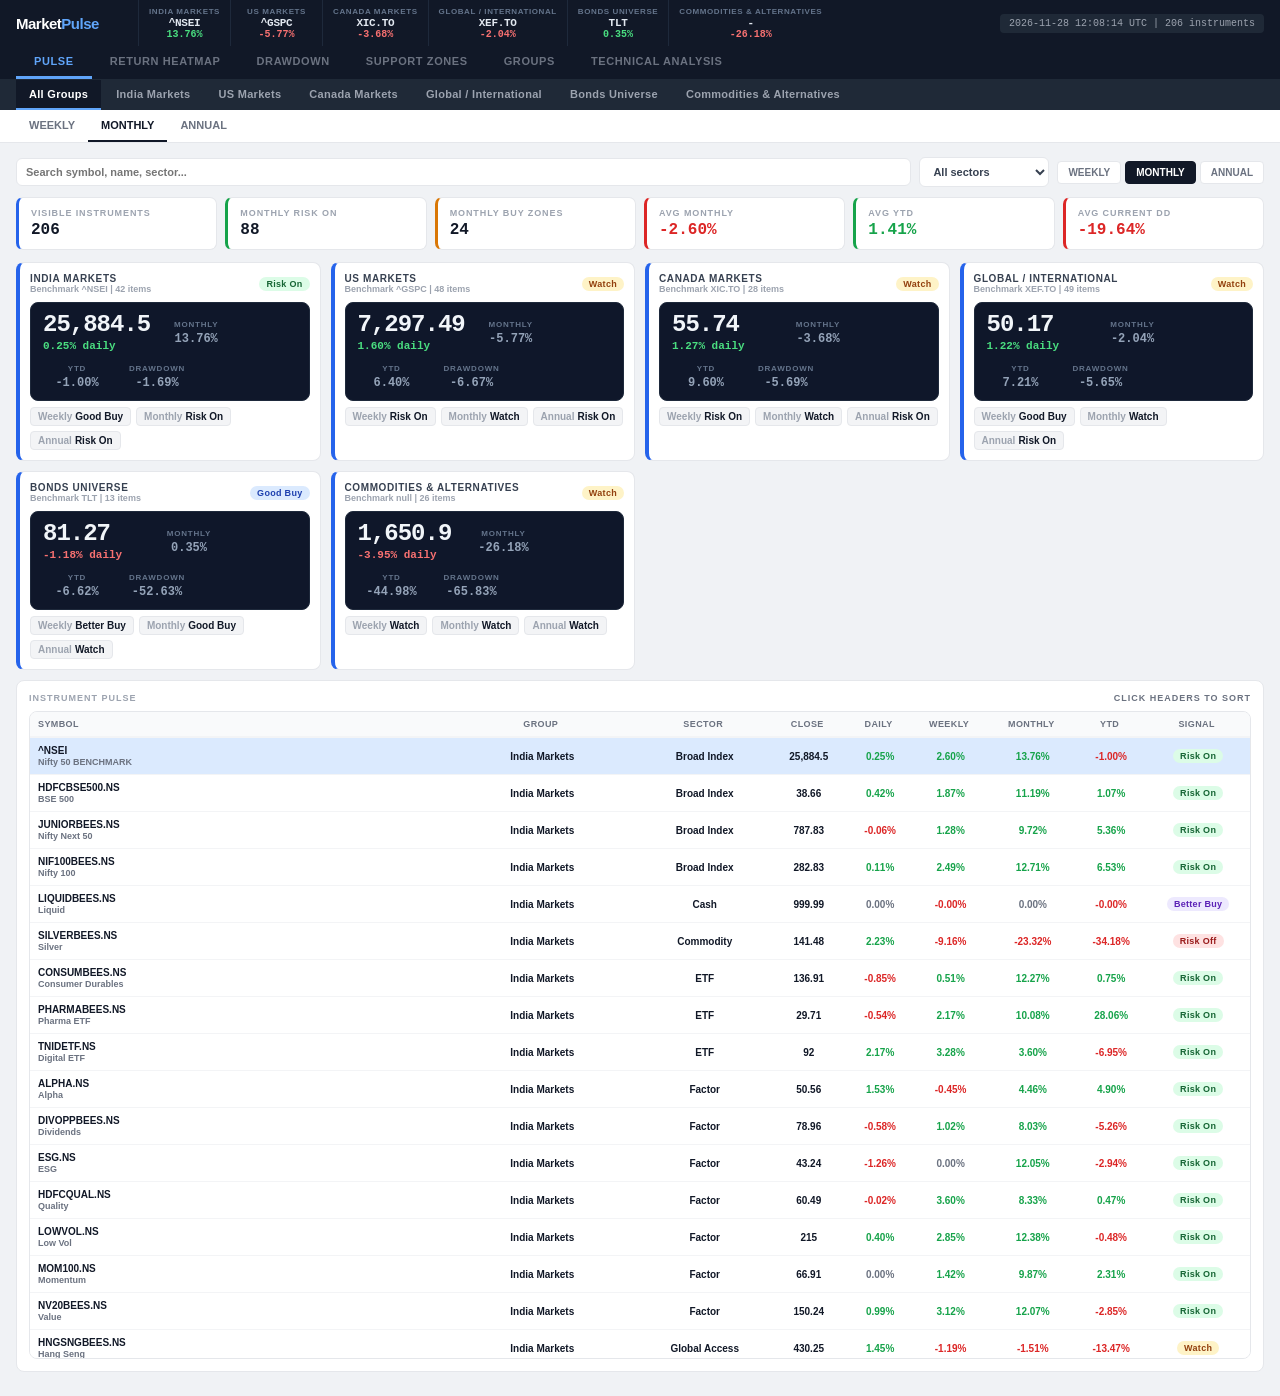
<file: marketpulse_v3_old_ui_json_connected.html>
<!DOCTYPE html><html lang="en"><head><meta charset="UTF-8"><meta name="viewport" content="width=device-width,initial-scale=1.0"><title>MarketPulse</title><style>
*{box-sizing:border-box;margin:0;padding:0}body.d{background:#f0f2f5;color:#111827;font-family:-apple-system,BlinkMacSystemFont,'Segoe UI',Arial,sans-serif;font-size:13px}.topbar{background:#111827;padding:0 16px;display:flex;align-items:stretch;justify-content:space-between;min-height:46px}.logo{font-size:15px;font-weight:900;color:#fff;letter-spacing:-.5px;display:flex;align-items:center;min-width:110px}.logo em{color:#60a5fa;font-style:normal}.mkt-strip{display:flex;align-items:stretch;overflow-x:auto;flex:1;margin:0 12px}.ms{padding:0 10px;border-left:1px solid #1e293b;display:flex;flex-direction:column;justify-content:center;cursor:pointer;text-align:center;min-width:92px;transition:background .12s}.ms:hover,.ms.on{background:#1e293b}.ms-n{font-size:8px;color:#64748b;text-transform:uppercase;letter-spacing:.6px;font-weight:800;margin-bottom:1px}.ms-p{font-size:11px;font-weight:900;font-family:'Courier New',monospace;color:#e2e8f0;letter-spacing:-.3px}.ms-v{font-size:10px;font-weight:800;font-family:'Courier New',monospace}.ms-v.p{color:#4ade80}.ms-v.n{color:#f87171}.ms-v.z{color:#cbd5e1}.upd{font-size:10px;color:#9ca3af;background:#1f2937;padding:4px 9px;border-radius:4px;font-family:'Courier New',monospace;align-self:center;white-space:nowrap}.modetabs{display:flex;gap:0;background:#111827;padding:0 16px;border-bottom:1px solid #1f2937;overflow-x:auto}.mt{padding:9px 18px;font-size:11px;font-weight:800;cursor:pointer;color:#6b7280;border-bottom:3px solid transparent;transition:all .15s;letter-spacing:.6px;text-transform:uppercase;white-space:nowrap}.mt.on{color:#60a5fa;border-bottom-color:#60a5fa}.mt:hover:not(.on){color:#d1d5db}.atabs{display:flex;gap:2px;padding:0 16px;background:#1f2937;flex-wrap:wrap}.at{padding:8px 13px;font-size:11px;font-weight:700;cursor:pointer;color:#9ca3af;background:transparent;border-bottom:2px solid transparent;transition:all .15s;letter-spacing:.3px}.at.on{color:#fff;border-bottom-color:#60a5fa;background:#111827}.stabs{display:flex;gap:0;padding:0 16px;background:#fff;border-bottom:1px solid #e5e7eb;flex-wrap:wrap}.st{padding:9px 13px;font-size:11px;font-weight:700;cursor:pointer;color:#6b7280;border-bottom:2px solid transparent;transition:all .15s}.st.on{color:#111827;border-bottom-color:#111827}.cnt{padding:14px 16px}.krow{display:grid;grid-template-columns:repeat(auto-fit,minmax(118px,1fr));gap:8px;margin-bottom:12px}.kpi{background:#fff;border:1px solid #e5e7eb;border-radius:7px;padding:10px 12px;border-left:3px solid #e5e7eb}.kpi.lp{border-left-color:#16a34a}.kpi.ln{border-left-color:#dc2626}.kpi.lb{border-left-color:#2563eb}.kpi.lw{border-left-color:#d97706}.kpi.lg{border-left-color:#6b7280}.kl{font-size:9px;color:#9ca3af;text-transform:uppercase;letter-spacing:.9px;margin-bottom:3px;font-weight:800}.kv{font-size:16px;font-weight:900;font-family:'Courier New',monospace}.pos{color:#16a34a}.neg{color:#dc2626}.neu{color:#2563eb}.warn{color:#d97706}.muted{color:#6b7280}.pnl{background:#fff;border:1px solid #e5e7eb;border-radius:8px;padding:12px;margin-bottom:10px}.ptl{font-size:9px;color:#9ca3af;text-transform:uppercase;letter-spacing:1px;margin-bottom:8px;font-weight:800;display:flex;justify-content:space-between;gap:10px;align-items:center}.badge{display:inline-block;padding:2px 7px;border-radius:4px;font-size:9px;font-weight:800;letter-spacing:.4px}.bc{background:#dbeafe;color:#1e40af}.bcy{background:#fef3c7;color:#92400e}.bv{background:#fee2e2;color:#991b1b}.bd{background:#dcfce7;color:#166534}.bh{background:#ede9fe;color:#5b21b6}.controls{display:flex;gap:8px;flex-wrap:wrap;margin-bottom:10px;align-items:center}.ctrl{border:1px solid #e5e7eb;background:#fff;border-radius:6px;padding:7px 9px;font-size:11px;font-weight:700;color:#374151}.ctrl.search{min-width:230px;flex:1}.pp-row{display:flex;gap:4px;flex-wrap:wrap}.pp{padding:5px 10px;font-size:10px;font-weight:800;border-radius:4px;cursor:pointer;border:1px solid #e5e7eb;background:#fff;color:#6b7280;transition:all .12s}.pp.on{background:#111827;color:#fff;border-color:#111827}.group-grid{display:grid;grid-template-columns:repeat(auto-fit,minmax(270px,1fr));gap:10px}.group-card{background:#fff;border:1px solid #e5e7eb;border-radius:8px;padding:10px;cursor:pointer;transition:.12s}.group-card:hover{transform:translateY(-1px);border-color:#9ca3af}.group-card.bm{border-left:4px solid #2563eb}.pg-hdr{display:flex;align-items:center;justify-content:space-between;margin-bottom:7px;gap:8px}.pg-lbl{font-size:10px;font-weight:900;color:#374151;text-transform:uppercase;letter-spacing:.6px}.pg-brd{font-size:9px;color:#9ca3af;font-weight:800}.chips{display:flex;gap:5px;flex-wrap:wrap;margin-top:6px}.chip{background:#f3f4f6;border:1px solid #e5e7eb;border-radius:4px;padding:3px 7px;font-size:10px;font-weight:700}.chip .cl{color:#9ca3af;margin-right:3px;font-weight:600}table.hm{border-collapse:separate;border-spacing:2px;width:100%;font-size:10px}table.hm th{color:#6b7280;font-weight:900;padding:5px 6px;text-align:center;white-space:nowrap;font-size:9px;letter-spacing:.4px;text-transform:uppercase;background:#f9fafb;cursor:pointer;position:sticky;top:0;z-index:1}table.hm th.yl{text-align:left;padding-left:6px}table.hm td{padding:5px 5px;text-align:center;border-radius:3px;min-width:42px;font-size:10px;font-weight:800;font-family:'Courier New',monospace}table.hm td.yl{color:#374151;font-size:10px;padding-right:8px;text-align:left;font-weight:900;font-family:-apple-system,sans-serif;background:#fff;min-width:120px}table.hm tr:hover td{filter:brightness(.96);outline:1px solid rgba(0,0,0,.05)}.hm-wrap{overflow:auto;max-height:70vh;border:1px solid #e5e7eb;border-radius:8px;background:#fff}.sort-mark{color:#2563eb;margin-left:3px}.hpos5{background:#064e3b;color:#ecfdf5}.hpos4{background:#047857;color:#ecfdf5}.hpos3{background:#10b981;color:#052e16}.hpos2{background:#86efac;color:#14532d}.hpos1{background:#dcfce7;color:#166534}.hneu{background:#f3f4f6;color:#374151}.hneg1{background:#fee2e2;color:#991b1b}.hneg2{background:#fca5a5;color:#7f1d1d}.hneg3{background:#ef4444;color:#fff}.hneg4{background:#b91c1c;color:#fff}.hneg5{background:#7f1d1d;color:#fff}.data-note{background:#fffbeb;border:1px solid #fde68a;color:#78350f;padding:9px 11px;border-radius:7px;font-size:11px;margin-bottom:10px;line-height:1.45}.rel-tbl{width:100%;border-collapse:collapse;font-size:10px;background:#fff}.rel-tbl th{color:#6b7280;font-weight:900;padding:7px 8px;border-bottom:2px solid #f3f4f6;text-align:center;font-size:9px;text-transform:uppercase;letter-spacing:.4px;background:#f9fafb;cursor:pointer;white-space:nowrap}.rel-tbl th.al{text-align:left}.rel-tbl td{padding:7px 8px;text-align:center;border-bottom:1px solid #f3f4f6;font-weight:700;white-space:nowrap}.rel-tbl td.al{text-align:left;color:#111827;font-weight:900}.rel-tbl tr:hover td{background:#f9fafb}.table-wrap{overflow:auto;max-height:72vh;border:1px solid #e5e7eb;border-radius:8px}.benchmark-row td{background:#dbeafe!important}.signal-pill{display:inline-block;border-radius:999px;padding:2px 7px;font-size:9px;font-weight:900;letter-spacing:.3px}.sig-risk-on{background:#dcfce7;color:#166534}.sig-watch{background:#fef3c7;color:#92400e}.sig-good-buy{background:#dbeafe;color:#1e40af}.sig-better-buy{background:#ede9fe;color:#5b21b6}.sig-best-buy{background:#d1fae5;color:#065f46}.sig-risk-off{background:#fee2e2;color:#991b1b}.price-banner{background:#0f172a;border-radius:8px;padding:10px 12px;margin-top:8px;display:flex;align-items:center;gap:12px;flex-wrap:wrap;border:1px solid #1e293b}.pb-main{display:flex;flex-direction:column;min-width:100px}.pb-price{font-size:24px;font-weight:900;font-family:'Courier New',monospace;color:#f1f5f9;line-height:1;letter-spacing:-1px}.pb-chg{font-size:11px;font-weight:800;font-family:'Courier New',monospace;margin-top:3px}.pb-chg.p{color:#4ade80}.pb-chg.n{color:#f87171}.pb-stat{text-align:center;min-width:68px}.pb-stat-label{font-size:8px;color:#64748b;text-transform:uppercase;letter-spacing:.8px;font-weight:900;margin-bottom:3px}.pb-stat-val{font-size:12px;font-weight:900;font-family:'Courier New',monospace;color:#94a3b8}.ddbar{height:8px;background:#e5e7eb;border-radius:4px;position:relative;overflow:hidden;min-width:90px}.ddfill{height:100%;background:#dc2626;border-radius:4px}.tech-cards{display:none;gap:8px;flex-direction:column}.tech-card{background:#fff;border:1px solid #e5e7eb;border-radius:8px;padding:10px 12px}.tech-card-top{display:flex;justify-content:space-between;gap:8px;align-items:flex-start;margin-bottom:7px}.tech-card-title{font-weight:900;color:#111827;font-size:12px;line-height:1.25}.tech-card-sub{font-family:'Courier New',monospace;color:#6b7280;font-size:10px;margin-top:2px}.tech-card-price{font-family:'Courier New',monospace;font-weight:900;font-size:14px;color:#111827;text-align:right}.tech-card-grid{display:grid;grid-template-columns:repeat(2,1fr);gap:6px;margin-top:8px}.tech-mini{background:#f9fafb;border-radius:6px;padding:6px 7px}.tech-mini-l{font-size:8px;color:#9ca3af;text-transform:uppercase;font-weight:900;letter-spacing:.5px;margin-bottom:2px}.tech-mini-v{font-size:11px;font-weight:900;font-family:'Courier New',monospace;color:#111827}.empty{background:#fff;border:1px solid #e5e7eb;border-radius:8px;padding:22px;text-align:center;color:#6b7280;font-weight:700}@media(max-width:760px){.topbar{height:auto;align-items:flex-start;padding:8px 10px;gap:8px;flex-wrap:wrap}.logo{height:28px}.mkt-strip{order:3;flex-basis:100%;margin:4px 0 0}.upd{font-size:9px;margin-top:3px}.modetabs,.atabs,.stabs{overflow-x:auto;flex-wrap:nowrap;padding-left:10px;padding-right:10px}.mt,.at,.st{white-space:nowrap;padding-left:12px;padding-right:12px}.cnt{padding:10px}.krow{grid-template-columns:repeat(2,1fr)}.table-wrap.tech-table{display:none}.tech-cards{display:flex}.group-grid{grid-template-columns:1fr}.pb-price{font-size:23px}}
</style></head><body class="d"><div class="topbar"><div class="logo">Market<em>Pulse</em></div><div class="mkt-strip" id="mktStrip"></div><div class="upd" id="updTs">Loading data...</div></div><div class="modetabs" id="modeTabs"><div class="mt on" data-mode="pulse">Pulse</div><div class="mt" data-mode="heatmap">Return Heatmap</div><div class="mt" data-mode="drawdown">Drawdown</div><div class="mt" data-mode="support">Support Zones</div><div class="mt" data-mode="groups">Groups</div><div class="mt" data-mode="technical">Technical Analysis</div></div><div class="atabs" id="atabs"></div><div class="stabs" id="stabs"></div><div class="cnt" id="cnt"></div><script>
const DATA_PATH='data/market_pulse_combined.json', TF=['weekly','monthly','annual'];
let MP=null, activeMode='pulse', activeGroup='all', activeTF='monthly', activeSector='all', search='', sortState={key:null,dir:1};
const $=id=>document.getElementById(id), n=(v,d=0)=>Number.isFinite(Number(v))?Number(v):d;
const pct=v=>(v==null||Number.isNaN(Number(v)))?'-':`${Number(v).toFixed(2)}%`;
const price=(v,c='')=>{if(v==null||Number.isNaN(Number(v)))return '-';const p=c==='CAD'?'C$':c==='INR'?'₹':c==='USD'?'$':'';return p+Number(v).toLocaleString(undefined,{maximumFractionDigits:2})};
const clsPct=v=>n(v)>0?'pos':n(v)<0?'neg':'muted';
const signalClass=s=>'sig-'+String(s||'Watch').toLowerCase().replace(/\s+/g,'-');
const signalPill=s=>`<span class="signal-pill ${signalClass(s)}">${s||'Watch'}</span>`;
const groupName=g=>g.display_name||g.market_group;
const allItems=()=>MP?.groups?.flatMap(g=>g.items||[])||[];
const selectedGroups=()=>MP.groups.filter(g=>activeGroup==='all'||g.market_group===activeGroup);
const selectedItems=()=>allItems().filter(i=>{const text=[i.symbol,i.name,i.market_group,i.sector_group,i.subsector].join(' ').toLowerCase();return (activeGroup==='all'||i.market_group===activeGroup)&&(activeSector==='all'||i.sector_group===activeSector)&&(!search||text.includes(search.toLowerCase()))});
function heatClass(v){if(v==null||Number.isNaN(Number(v)))return'hneu';v=Number(v);if(v>=25)return'hpos5';if(v>=12)return'hpos4';if(v>=6)return'hpos3';if(v>=2)return'hpos2';if(v>0)return'hpos1';if(v<=-25)return'hneg5';if(v<=-12)return'hneg4';if(v<=-6)return'hneg3';if(v<=-2)return'hneg2';if(v<0)return'hneg1';return'hneu'}
function retVal(i,k){return i.returns?.[k]} function tech(i,tf=activeTF){return i.technicals?.[tf]||{}} function sig(i,tf=activeTF){return i.signals?.[tf]?.combined_signal||'Watch'}
function getSortVal(i,key){if(['symbol','name','market_group','sector_group','subsector'].includes(key))return i[key]||'';if(key==='last_close')return i.last_close;if(key==='curdd')return i.drawdown?.current_drawdown_pct;if(key==='maxdd')return i.drawdown?.max_drawdown_pct;if(key==='signal')return sig(i);if(key.startsWith('ret.'))return retVal(i,key.split('.')[1]);const t=tech(i);if(key in t)return t[key];return i[key]}
function compare(a,b,key){let av=getSortVal(a,key),bv=getSortVal(b,key);if(typeof av==='string')return av.localeCompare(String(bv))*sortState.dir;return(n(av)-n(bv))*sortState.dir}
function sortHeader(label,key,cls=''){const mark=sortState.key===key?(sortState.dir>0?'▲':'▼'):'';return`<th class="${cls}" onclick="sortBy('${key}')">${label}<span class="sort-mark">${mark}</span></th>`}
function sortBy(key){if(sortState.key===key)sortState.dir*=-1;else{sortState.key=key;sortState.dir=1}render()}
async function init(){try{const res=await fetch(DATA_PATH,{cache:'no-store'});if(!res.ok)throw new Error(res.status+' '+res.statusText);MP=await res.json();bind();renderStatic();render()}catch(e){$('cnt').innerHTML=`<div class="empty">Could not load <b>${DATA_PATH}</b>. Confirm backend sync placed the real JSON file in frontend /data/.<br>${e.message}</div>`}}
function bind(){document.querySelectorAll('.mt').forEach(el=>el.onclick=()=>{activeMode=el.dataset.mode;sortState={key:null,dir:1};document.querySelectorAll('.mt').forEach(x=>x.classList.remove('on'));el.classList.add('on');renderStatic();render()})}
function renderStatic(){renderMarketStrip();renderGroupTabs();renderSubTabs();$('updTs').textContent=`${(MP.generated_at||'').replace('T',' ').replace('+00:00',' UTC')} | ${MP.universe_count||allItems().length} instruments`}
function renderMarketStrip(){$('mktStrip').innerHTML=MP.groups.map(g=>{const bm=(g.items||[]).find(i=>i.symbol===g.benchmark_symbol)||(g.items||[])[0]||{},v=retVal(bm,'monthly');return`<div class="ms ${activeGroup===g.market_group?'on':''}" onclick="activeGroup='${g.market_group}';renderStatic();render()"><div class="ms-n">${g.market_group}</div><div class="ms-p">${g.benchmark_symbol||'-'}</div><div class="ms-v ${n(v)>0?'p':n(v)<0?'n':'z'}">${pct(v)}</div></div>`}).join('')}
function renderGroupTabs(){$('atabs').innerHTML=`<div class="at ${activeGroup==='all'?'on':''}" onclick="activeGroup='all';renderStatic();render()">All Groups</div>`+MP.groups.map(g=>`<div class="at ${activeGroup===g.market_group?'on':''}" onclick="activeGroup='${g.market_group}';renderStatic();render()">${groupName(g)}</div>`).join('')}
function renderSubTabs(){const sectors=[...new Set(selectedItems().map(i=>i.sector_group).filter(Boolean))].sort();let tfTabs=TF.map(tf=>`<div class="st ${activeTF===tf?'on':''}" onclick="activeTF='${tf}';sortState={key:null,dir:1};render()">${tf.toUpperCase()}</div>`).join('');let secTabs=`<div class="st ${activeSector==='all'?'on':''}" onclick="activeSector='all';render()">All Sectors</div>`+sectors.slice(0,18).map(s=>`<div class="st ${activeSector===s?'on':''}" onclick="activeSector='${s.replaceAll("'","\\'")}';render()">${s}</div>`).join('');$('stabs').innerHTML=(['pulse','support','technical'].includes(activeMode))?tfTabs:secTabs}
function renderControls(){return`<div class="controls"><input class="ctrl search" placeholder="Search symbol, name, sector..." value="${search}" oninput="search=this.value;render()"><select class="ctrl" onchange="activeSector=this.value;renderStatic();render()"><option value="all">All sectors</option>${[...new Set(allItems().map(i=>i.sector_group).filter(Boolean))].sort().map(s=>`<option ${activeSector===s?'selected':''}>${s}</option>`).join('')}</select><div class="pp-row">${TF.map(tf=>`<button class="pp ${activeTF===tf?'on':''}" onclick="activeTF='${tf}';render()">${tf.toUpperCase()}</button>`).join('')}</div></div>`}
function renderKpis(items=selectedItems()){const risk=items.filter(i=>sig(i)==='Risk On').length,buy=items.filter(i=>['Good Buy','Better Buy','Best Buy'].includes(sig(i))).length,avgM=items.reduce((s,i)=>s+n(retVal(i,'monthly')),0)/(items.length||1),avgY=items.reduce((s,i)=>s+n(retVal(i,'ytd')),0)/(items.length||1),avgDD=items.reduce((s,i)=>s+n(i.drawdown?.current_drawdown_pct),0)/(items.length||1);return`<div class="krow"><div class="kpi lb"><div class="kl">Visible Instruments</div><div class="kv">${items.length}</div></div><div class="kpi lp"><div class="kl">${activeTF} Risk On</div><div class="kv">${risk}</div></div><div class="kpi lw"><div class="kl">${activeTF} Buy Zones</div><div class="kv">${buy}</div></div><div class="kpi ${avgM>=0?'lp':'ln'}"><div class="kl">Avg Monthly</div><div class="kv ${avgM>=0?'pos':'neg'}">${pct(avgM)}</div></div><div class="kpi ${avgY>=0?'lp':'ln'}"><div class="kl">Avg YTD</div><div class="kv ${avgY>=0?'pos':'neg'}">${pct(avgY)}</div></div><div class="kpi ln"><div class="kl">Avg Current DD</div><div class="kv neg">${pct(avgDD)}</div></div></div>`}
function render(){renderSubTabs();if(activeMode==='pulse')renderPulse();if(activeMode==='heatmap')renderHeatmap();if(activeMode==='drawdown')renderDrawdown();if(activeMode==='support')renderSupport();if(activeMode==='groups')renderGroups();if(activeMode==='technical')renderTechnical()}
function renderPulse(){const groups=selectedGroups();$('cnt').innerHTML=renderControls()+renderKpis()+`<div class="group-grid">`+groups.map(g=>{const bm=(g.items||[]).find(i=>i.symbol===g.benchmark_symbol)||(g.items||[])[0]||{};return`<div class="group-card bm"><div class="pg-hdr"><div><div class="pg-lbl">${groupName(g)}</div><div class="pg-brd">Benchmark ${g.benchmark_symbol} | ${(g.items||[]).length} items</div></div>${signalPill(g.group_signals?.[activeTF])}</div><div class="price-banner"><div class="pb-main"><div class="pb-price">${price(bm.last_close,bm.currency)}</div><div class="pb-chg ${n(retVal(bm,'daily'))>=0?'p':'n'}">${pct(retVal(bm,'daily'))} daily</div></div><div class="pb-stat"><div class="pb-stat-label">Monthly</div><div class="pb-stat-val ${clsPct(retVal(bm,'monthly'))}">${pct(retVal(bm,'monthly'))}</div></div><div class="pb-stat"><div class="pb-stat-label">YTD</div><div class="pb-stat-val ${clsPct(retVal(bm,'ytd'))}">${pct(retVal(bm,'ytd'))}</div></div><div class="pb-stat"><div class="pb-stat-label">Drawdown</div><div class="pb-stat-val neg">${pct(bm.drawdown?.current_drawdown_pct)}</div></div></div><div class="chips"><span class="chip"><span class="cl">Weekly</span>${g.group_signals?.weekly||'-'}</span><span class="chip"><span class="cl">Monthly</span>${g.group_signals?.monthly||'-'}</span><span class="chip"><span class="cl">Annual</span>${g.group_signals?.annual||'-'}</span></div></div>`}).join('')+`</div>`+renderPulseTable()}
function renderPulseTable(){let rows=selectedItems();if(sortState.key)rows=[...rows].sort((a,b)=>compare(a,b,sortState.key));return`<div class="pnl" style="margin-top:10px"><div class="ptl">Instrument Pulse <span class="muted">click headers to sort</span></div><div class="table-wrap"><table class="rel-tbl"><thead><tr>${sortHeader('Symbol','symbol','al')}${sortHeader('Group','market_group')}${sortHeader('Sector','sector_group')}${sortHeader('Close','last_close')}${sortHeader('Daily','ret.daily')}${sortHeader('Weekly','ret.weekly')}${sortHeader('Monthly','ret.monthly')}${sortHeader('YTD','ret.ytd')}${sortHeader('Signal','signal')}</tr></thead><tbody>${rows.map(i=>`<tr class="${i.role==='benchmark'?'benchmark-row':''}"><td class="al">${i.symbol}<br><span class="muted" style="font-size:9px">${i.name||''}</span></td><td>${i.market_group}</td><td>${i.sector_group||'-'}</td><td>${price(i.last_close,i.currency)}</td><td class="${clsPct(retVal(i,'daily'))}">${pct(retVal(i,'daily'))}</td><td class="${clsPct(retVal(i,'weekly'))}">${pct(retVal(i,'weekly'))}</td><td class="${clsPct(retVal(i,'monthly'))}">${pct(retVal(i,'monthly'))}</td><td class="${clsPct(retVal(i,'ytd'))}">${pct(retVal(i,'ytd'))}</td><td>${signalPill(sig(i))}</td></tr>`).join('')}</tbody></table></div></div>`}
function renderHeatmap(){let items=selectedItems();if(sortState.key)items=[...items].sort((a,b)=>compare(a,b,sortState.key));const hasCalendar=items.some(i=>i.calendar_returns);const note=hasCalendar?'':`<div class="data-note"><b>Calendar monthly heatmap fallback:</b> backend currently provides Annual, YTD, 6M, 3M, 1M, MTD, Weekly and Daily returns. True Jan-Dec calendar monthly history needs backend field <b>calendar_returns</b>. Current month shown here uses <b>MTD based on latest close</b>.</div>`;$('cnt').innerHTML=renderControls()+renderKpis(items)+note+`<div class="pnl"><div class="ptl">Combined Return Heatmap <span class="muted">Annual | YTD | rolling windows | latest-close MTD</span></div><div class="hm-wrap"><table class="hm"><thead><tr>${sortHeader('Symbol','symbol','yl')}${sortHeader('Annual','ret.annual')}${sortHeader('YTD','ret.ytd')}${sortHeader('6M','ret.r6m')}${sortHeader('3M','ret.r3m')}${sortHeader('1M','ret.r1m')}${sortHeader('MTD','ret.mtd')}${sortHeader('Weekly','ret.weekly')}${sortHeader('Daily','ret.daily')}${sortHeader('Cur DD','curdd')}${sortHeader('Signal','signal')}</tr></thead><tbody>${items.map(i=>`<tr class="${i.role==='benchmark'?'benchmark-row':''}"><td class="yl">${i.symbol}<br><span class="muted" style="font-size:9px">${i.market_group} · ${i.sector_group||''}</span></td>${['annual','ytd','r6m','r3m','r1m','mtd','weekly','daily'].map(k=>`<td class="${heatClass(retVal(i,k))}">${pct(retVal(i,k))}</td>`).join('')}<td class="${heatClass(i.drawdown?.current_drawdown_pct)}">${pct(i.drawdown?.current_drawdown_pct)}</td><td>${signalPill(sig(i))}</td></tr>`).join('')}</tbody></table></div></div>`}
function renderDrawdown(){let items=selectedItems();if(sortState.key)items=[...items].sort((a,b)=>compare(a,b,sortState.key));else items=[...items].sort((a,b)=>n(a.drawdown?.current_drawdown_pct)-n(b.drawdown?.current_drawdown_pct));$('cnt').innerHTML=renderControls()+renderKpis(items)+`<div class="pnl"><div class="ptl">Drawdown Analysis <span class="muted">current and max drawdown from available history</span></div><div class="table-wrap"><table class="rel-tbl"><thead><tr>${sortHeader('Symbol','symbol','al')}${sortHeader('Group','market_group')}${sortHeader('Close','last_close')}${sortHeader('Current DD','curdd')}${sortHeader('Max DD','maxdd')}${sortHeader('1Y','ret.r1y')}${sortHeader('YTD','ret.ytd')}${sortHeader('Signal','signal')}</tr></thead><tbody>${items.map(i=>{const cur=Math.abs(n(i.drawdown?.current_drawdown_pct)),max=Math.abs(n(i.drawdown?.max_drawdown_pct));return`<tr class="${i.role==='benchmark'?'benchmark-row':''}"><td class="al">${i.symbol}<br><span class="muted" style="font-size:9px">${i.name||''}</span></td><td>${i.market_group}</td><td>${price(i.last_close,i.currency)}</td><td class="neg">${pct(i.drawdown?.current_drawdown_pct)}<div class="ddbar"><div class="ddfill" style="width:${Math.min(cur,60)/60*100}%"></div></div></td><td class="neg">${pct(i.drawdown?.max_drawdown_pct)}<div class="ddbar"><div class="ddfill" style="width:${Math.min(max,80)/80*100}%"></div></div></td><td class="${clsPct(retVal(i,'r1y'))}">${pct(retVal(i,'r1y'))}</td><td class="${clsPct(retVal(i,'ytd'))}">${pct(retVal(i,'ytd'))}</td><td>${signalPill(sig(i))}</td></tr>`}).join('')}</tbody></table></div></div>`}
function renderSupport(){let items=selectedItems();if(sortState.key)items=[...items].sort((a,b)=>compare(a,b,sortState.key));$('cnt').innerHTML=renderControls()+renderKpis(items)+`<div class="pnl"><div class="ptl">Support Zones / CPR / Pivot — ${activeTF.toUpperCase()} <span class="muted">based on close price</span></div><div class="table-wrap"><table class="rel-tbl"><thead><tr>${sortHeader('Symbol','symbol','al')}${sortHeader('Close','last_close')}${sortHeader('Pivot','pivot')}${sortHeader('BC','bc')}${sortHeader('TC','tc')}${sortHeader('S1','s1')}${sortHeader('S2','s2')}${sortHeader('R1','r1')}${sortHeader('R2','r2')}${sortHeader('Dist S1','distance_to_s1_pct')}${sortHeader('Dist S2','distance_to_s2_pct')}${sortHeader('Signal','signal')}</tr></thead><tbody>${items.map(i=>{const t=tech(i);return`<tr class="${i.role==='benchmark'?'benchmark-row':''}"><td class="al">${i.symbol}<br><span class="muted" style="font-size:9px">${i.market_group} · ${i.sector_group||''}</span></td><td>${price(i.last_close,i.currency)}</td><td>${price(t.pivot,i.currency)}</td><td>${price(t.bc,i.currency)}</td><td>${price(t.tc,i.currency)}</td><td>${price(t.s1,i.currency)}</td><td>${price(t.s2,i.currency)}</td><td>${price(t.r1,i.currency)}</td><td>${price(t.r2,i.currency)}</td><td class="${clsPct(t.distance_to_s1_pct)}">${pct(t.distance_to_s1_pct)}</td><td class="${clsPct(t.distance_to_s2_pct)}">${pct(t.distance_to_s2_pct)}</td><td>${signalPill(sig(i))}</td></tr>`}).join('')}</tbody></table></div></div>`}
function renderGroups(){const groups=selectedGroups();$('cnt').innerHTML=renderControls()+renderKpis()+`<div class="pnl"><div class="ptl">Group Comparison</div><div class="table-wrap"><table class="rel-tbl"><thead><tr><th class="al">Group</th><th>Benchmark</th><th>Items</th><th>Weekly</th><th>Monthly</th><th>Annual</th><th>Benchmark Monthly</th><th>Benchmark YTD</th><th>Benchmark DD</th></tr></thead><tbody>${groups.map(g=>{const bm=(g.items||[]).find(i=>i.symbol===g.benchmark_symbol)||(g.items||[])[0]||{};return`<tr><td class="al">${groupName(g)}<br><span class="muted" style="font-size:9px">${g.geography_bucket}</span></td><td>${g.benchmark_symbol}</td><td>${(g.items||[]).length}</td><td>${signalPill(g.group_signals?.weekly)}</td><td>${signalPill(g.group_signals?.monthly)}</td><td>${signalPill(g.group_signals?.annual)}</td><td class="${clsPct(retVal(bm,'monthly'))}">${pct(retVal(bm,'monthly'))}</td><td class="${clsPct(retVal(bm,'ytd'))}">${pct(retVal(bm,'ytd'))}</td><td class="neg">${pct(bm.drawdown?.current_drawdown_pct)}</td></tr>`}).join('')}</tbody></table></div></div>`}
function renderTechnical(){let items=selectedItems();if(sortState.key)items=[...items].sort((a,b)=>compare(a,b,sortState.key));const rows=items.map(i=>{const t=tech(i),p=t.price_position||{},position=p.inside_cpr?'Inside CPR':p.above_cpr?'Above CPR':p.below_cpr?'Below CPR':p.above_pivot?'Above Pivot':'Below Pivot';return`<tr class="${i.role==='benchmark'?'benchmark-row':''}"><td class="al">${i.symbol}<br><span class="muted" style="font-size:9px">${i.name||''}</span></td><td>${i.market_group}</td><td>${price(i.last_close,i.currency)}</td><td>${price(t.pivot,i.currency)}</td><td>${price(t.bc,i.currency)}</td><td>${price(t.tc,i.currency)}</td><td>${price(t.s1,i.currency)}</td><td>${price(t.s2,i.currency)}</td><td>${price(t.r1,i.currency)}</td><td>${price(t.r2,i.currency)}</td><td>${position}</td><td>${t.signal||'-'}</td><td>${signalPill(sig(i))}</td></tr>`}).join('');const cards=items.map(i=>{const t=tech(i);return`<div class="tech-card"><div class="tech-card-top"><div><div class="tech-card-title">${i.symbol} · ${i.name||''}</div><div class="tech-card-sub">${i.market_group} · ${i.sector_group||''}</div></div><div class="tech-card-price">${price(i.last_close,i.currency)}</div></div><div>${signalPill(sig(i))}</div><div class="tech-card-grid"><div class="tech-mini"><div class="tech-mini-l">Pivot</div><div class="tech-mini-v">${price(t.pivot,i.currency)}</div></div><div class="tech-mini"><div class="tech-mini-l">CPR</div><div class="tech-mini-v">${price(t.bc,i.currency)} / ${price(t.tc,i.currency)}</div></div><div class="tech-mini"><div class="tech-mini-l">S1 / S2</div><div class="tech-mini-v">${price(t.s1,i.currency)} / ${price(t.s2,i.currency)}</div></div><div class="tech-mini"><div class="tech-mini-l">R1 / R2</div><div class="tech-mini-v">${price(t.r1,i.currency)} / ${price(t.r2,i.currency)}</div></div></div></div>`}).join('');$('cnt').innerHTML=renderControls()+renderKpis(items)+`<div class="pnl"><div class="ptl">Technical Analysis — ${activeTF.toUpperCase()} <span class="muted">Technical tab remains last</span></div><div class="table-wrap tech-table"><table class="rel-tbl"><thead><tr>${sortHeader('Symbol','symbol','al')}${sortHeader('Group','market_group')}${sortHeader('Close','last_close')}${sortHeader('Pivot','pivot')}${sortHeader('BC','bc')}${sortHeader('TC','tc')}${sortHeader('S1','s1')}${sortHeader('S2','s2')}${sortHeader('R1','r1')}${sortHeader('R2','r2')}<th>Position</th><th>Tech Signal</th><th>Combined</th></tr></thead><tbody>${rows}</tbody></table></div><div class="tech-cards">${cards}</div></div>`}
init();
</script></body></html>
</file>
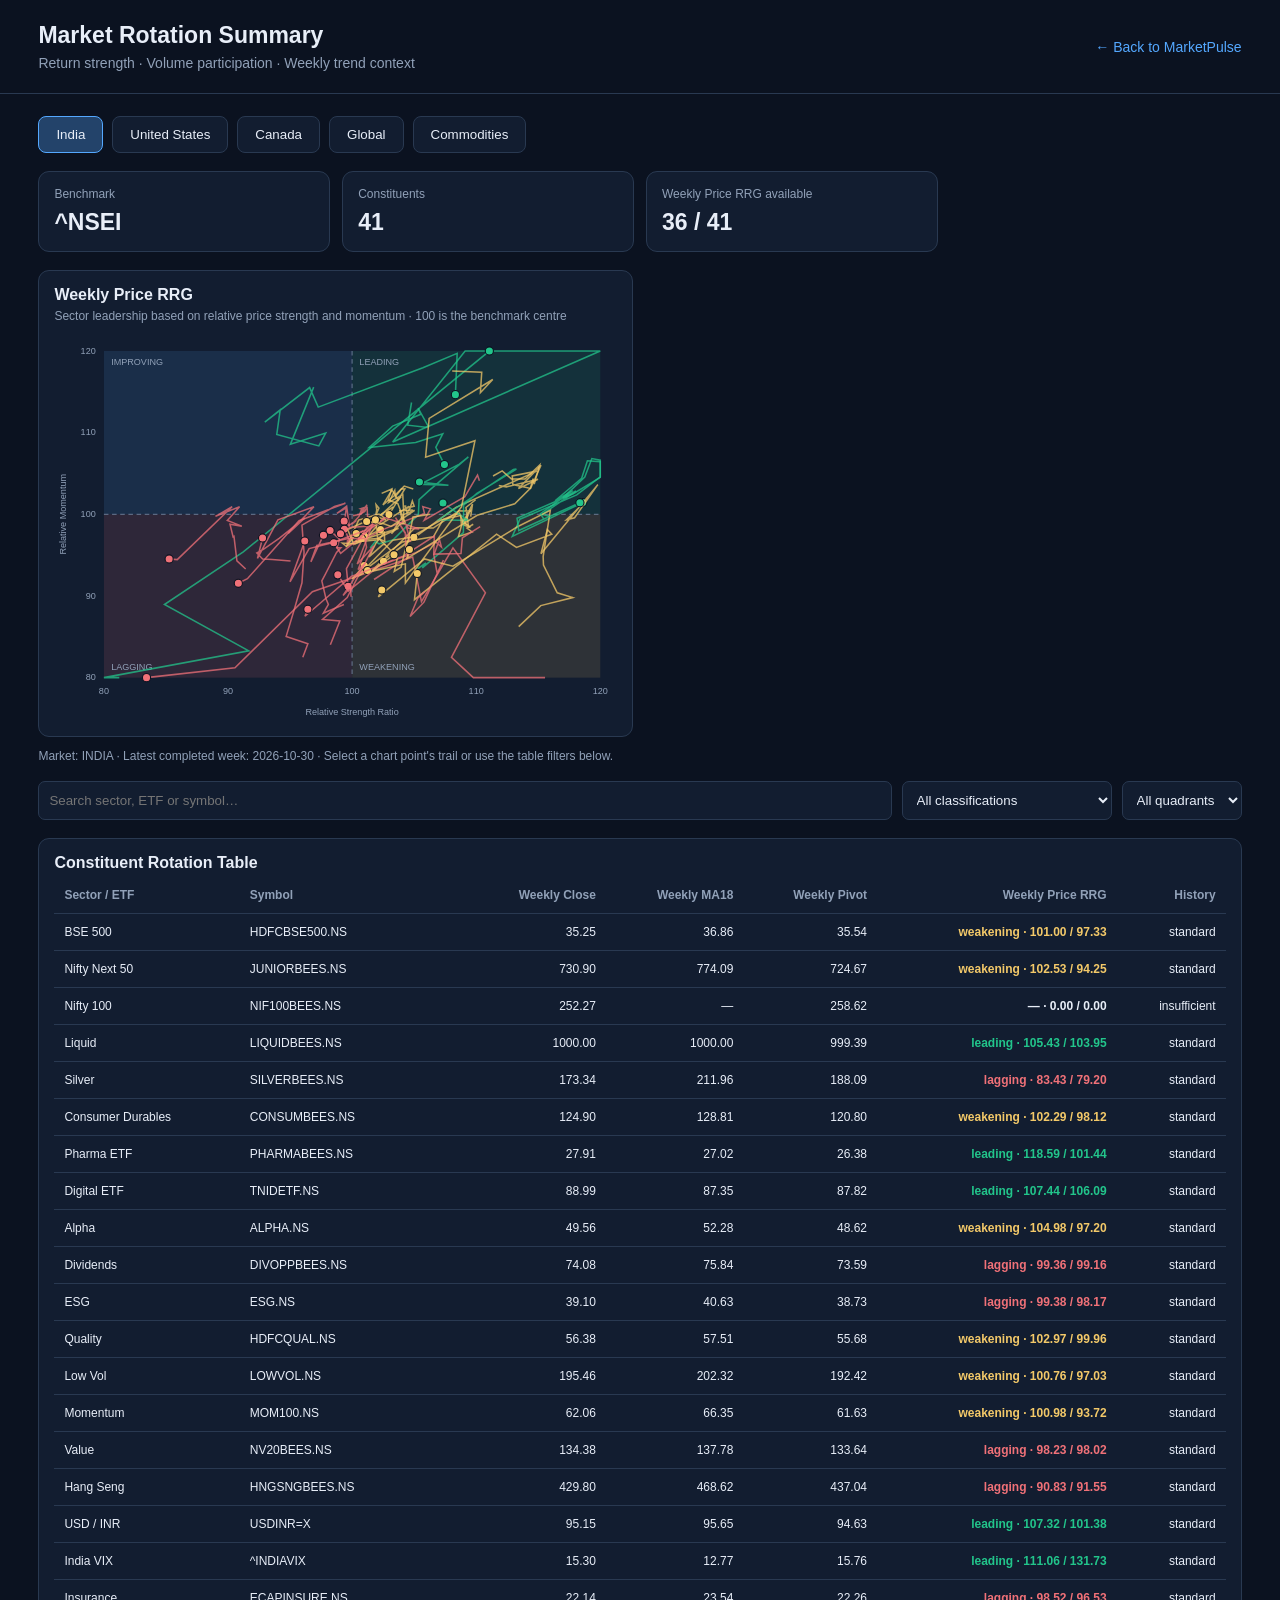
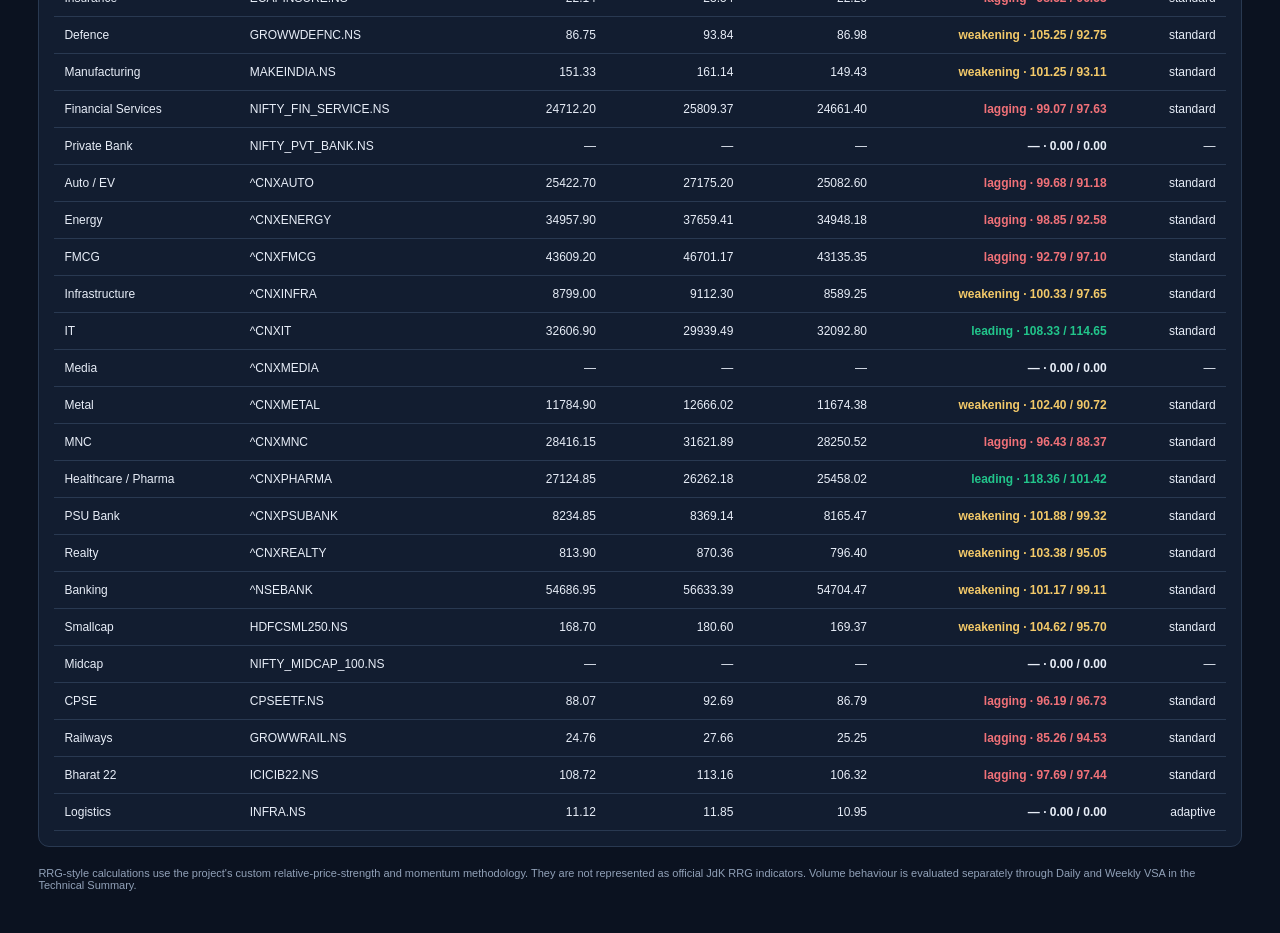
<file: rotation.html>
<!DOCTYPE html>
<html lang="en">
<head>
<meta charset="UTF-8">
<meta name="viewport" content="width=device-width, initial-scale=1">
<title>MarketPulse | Rotation Summary</title>
<style>
:root {
  --bg:#0b1220; --panel:#121d30; --panel2:#17243a;
  --text:#e8eef8; --muted:#91a1b8; --line:#293951;
  --green:#22c58b; --blue:#54a8ff; --yellow:#f3c969; --red:#f07178;
}
*{box-sizing:border-box}
body{margin:0;background:var(--bg);color:var(--text);font:14px Arial,sans-serif}
header{padding:22px 3%;border-bottom:1px solid var(--line);display:flex;justify-content:space-between;align-items:center;gap:16px;flex-wrap:wrap}
h1{font-size:23px;margin:0 0 6px}
.sub,.muted{color:var(--muted)}
a{color:var(--blue);text-decoration:none}
main{max-width:1600px;margin:auto;padding:22px 3%}
.markets{display:flex;gap:9px;flex-wrap:wrap;margin-bottom:18px}
.market{background:var(--panel);border:1px solid var(--line);color:var(--text);padding:10px 17px;border-radius:8px;cursor:pointer}
.market.active{background:#23436a;border-color:var(--blue)}
.metrics{display:grid;grid-template-columns:repeat(4,minmax(140px,1fr));gap:12px;margin-bottom:18px}
.card,.chart-card,.table-card{background:var(--panel);border:1px solid var(--line);border-radius:11px;padding:15px;min-width:0}
.metric-label{color:var(--muted);font-size:12px}
.metric-value{font-size:23px;font-weight:700;margin-top:8px}
.charts{display:grid;grid-template-columns:1fr 1fr;gap:14px}
h2{font-size:16px;margin:0 0 5px}
.chart-note{font-size:12px;color:var(--muted);margin-bottom:8px}
.chart{width:100%;height:auto;display:block}
.chart text{font-family:Arial,sans-serif;fill:var(--muted);font-size:10px}
.filters{display:flex;gap:10px;flex-wrap:wrap;margin:18px 0}
input,select{background:var(--panel);border:1px solid var(--line);color:var(--text);padding:10px;border-radius:7px}
input{min-width:220px;flex:1}
.table-wrap{overflow:auto}
table{width:100%;border-collapse:collapse;white-space:nowrap;font-size:12px}
th,td{padding:11px 10px;border-bottom:1px solid var(--line);text-align:right}
th{color:var(--muted);font-weight:600;position:sticky;top:0;background:var(--panel)}
th:first-child,td:first-child,th:nth-child(2),td:nth-child(2){text-align:left}
.quad{font-weight:700}
.leading{color:var(--green)} .improving{color:var(--blue)}
.weakening{color:var(--yellow)} .lagging{color:var(--red)}
.status{margin:12px 0;color:var(--muted);font-size:12px}
.warning{color:var(--yellow)}
footer{color:var(--muted);font-size:11px;padding:20px 0}
@media(max-width:850px){.charts{grid-template-columns:1fr}.metrics{grid-template-columns:repeat(2,1fr)}}
@media(max-width:480px){main{padding:15px 3%}.metrics{grid-template-columns:repeat(2,1fr)}}
</style>
</head>
<body>
<header>
  <div>
    <h1>Market Rotation Summary</h1>
    <div class="sub">Return strength · Volume participation · Weekly trend context</div>
  </div>
  <a href="index.html">← Back to MarketPulse</a>
</header>

<main>
  <div class="markets" id="markets">
    <button class="market active" data-market="india">India</button>
    <button class="market" data-market="us">United States</button>
    <button class="market" data-market="canada">Canada</button>
    <button class="market" data-market="global">Global</button>
    <button class="market" data-market="commodities">Commodities</button>
  </div>

  <div class="metrics">
    <div class="card"><div class="metric-label">Benchmark</div><div class="metric-value" id="benchmark">—</div></div>
    <div class="card"><div class="metric-label">Constituents</div><div class="metric-value" id="count">—</div></div>
    <div class="card"><div class="metric-label">Weekly Price RRG available</div><div class="metric-value" id="returnCount">—</div></div>
  </div>

  <div class="charts">
    <section class="chart-card">
      <h2>Weekly Price RRG</h2>
      <div class="chart-note">Sector leadership based on relative price strength and momentum · 100 is the benchmark centre</div>
      <div id="returnChart"></div>
    </section>
  </div>

  <div class="status" id="status">Loading market data…</div>

  <div class="filters">
    <input id="search" type="search" placeholder="Search sector, ETF or symbol…">
    <select id="metricFilter">
      <option value="all">All classifications</option>
      <option value="return">Weekly Price RRG available</option>
    </select>
    <select id="quadrantFilter">
      <option value="all">All quadrants</option>
      <option value="leading">Leading</option>
      <option value="improving">Improving</option>
      <option value="weakening">Weakening</option>
      <option value="lagging">Lagging</option>
    </select>
  </div>

  <section class="table-card">
    <h2>Constituent Rotation Table</h2>
    <div class="table-wrap">
      <table>
        <thead><tr>
          <th>Sector / ETF</th><th>Symbol</th><th>Weekly Close</th>
          <th>Weekly MA18</th><th>Weekly Pivot</th>
          <th>Weekly Price RRG</th><th>History</th>
        </tr></thead>
        <tbody id="rows"><tr><td colspan="8">Loading…</td></tr></tbody>
      </table>
    </div>
  </section>

  <footer>
    RRG-style calculations use the project's custom relative-price-strength and momentum methodology.
    They are not represented as official JdK RRG indicators. Volume behaviour is evaluated separately
    through Daily and Weekly VSA in the Technical Summary.
  </footer>
</main>

<script>
const files = {
  india:"data/rotation/india.json",
  us:"data/rotation/us.json",
  canada:"data/rotation/canada.json",
  global:"data/rotation/global.json",
  commodities:"data/rotation/commodities.json"
};

let currentMarket = "india";
let currentData = null;

const $ = id => document.getElementById(id);
const num = value => Number.isFinite(Number(value)) ? Number(value) : null;
const fmt = value => {
  const n = num(value);
  return n === null ? "—" : n.toFixed(2);
};
const esc = value => String(value ?? "").replace(/[&<>"']/g, c => ({
  "&":"&amp;","<":"&lt;",">":"&gt;",'"':"&quot;","'":"&#39;"
}[c]));

function getItems(data) {
  return Array.isArray(data?.items) ? data.items : [];
}
function getReturn(item) {
  return item.weekly_price_rrg || item.return_rrg || item.returnRrg || null;
}
function getRatio(obj) {
  return num(obj?.rs_ratio ?? obj?.rsRatio);
}
function getMomentum(obj) {
  return num(obj?.rs_momentum ?? obj?.rsMomentum);
}
function getQuadrant(obj) {
  return String(obj?.quadrant || "unavailable").toLowerCase();
}
function getTrail(item, type) {
  const obj = getReturn(item);
  return Array.isArray(obj?.trail) ? obj.trail : [];
}
function getName(item) {
  return item.name || item.sector || item.description || item.symbol || "—";
}
function getClose(item) {
  return item.last_week?.close ?? item.weekly_close ?? item.close;
}
function getMA(item) {
  return item.weekly_ma18 ?? item.weekly_MA18 ?? item.ma18;
}
function getPivot(item) {
  return item.weekly_pivot?.pivot ?? item.weekly_pivot ?? item.pivot;
}

async function loadMarket(market) {
  currentMarket = market;
  document.querySelectorAll(".market").forEach(button =>
    button.classList.toggle("active", button.dataset.market === market)
  );
  $("status").textContent = "Loading " + market + " data…";
  try {
    const response = await fetch(files[market] + "?v=" + Date.now(), {cache:"no-store"});
    if (!response.ok) throw new Error("HTTP " + response.status);
    currentData = await response.json();
    render();
  } catch (error) {
    currentData = null;
    $("status").textContent = "Unable to load " + market + " data: " + error.message;
    $("rows").innerHTML = '<tr><td colspan="8">Data could not be loaded.</td></tr>';
  }
}

function render() {
  const items = getItems(currentData);
  const benchmark = currentData.benchmark || currentData.benchmark_symbol || "—";
  const returnAvailable = items.filter(i => getRatio(getReturn(i)) !== null).length;

  $("benchmark").textContent = benchmark;
  $("count").textContent = items.length;
  $("returnCount").textContent = returnAvailable + " / " + items.length;

  const week = currentData.benchmark_latest_week || currentData.latest_completed_week || currentData.as_of || "";
  $("status").textContent = "Market: " + currentMarket.toUpperCase() +
    (week ? " · Latest completed week: " + week : "") +
    " · Select a chart point's trail or use the table filters below.";
  renderChart("returnChart", "return");
  renderTable();
}

function renderChart(targetId, type) {
  const items = getItems(currentData);
  const isVolume = type === "volume";
  const min = isVolume ? 0 : 80;
  const max = isVolume ? 200 : 120;
  const W = 620, H = 430, L = 55, R = 18, T = 22, B = 48;
  const plotW = W-L-R, plotH = H-T-B;
  const x = v => L + (Math.max(min,Math.min(max,v))-min)/(max-min)*plotW;
  const y = v => T + plotH - (Math.max(min,Math.min(max,v))-min)/(max-min)*plotH;
  const mid = 100;
  let svg = `<svg class="chart" viewBox="0 0 ${W} ${H}" role="img" aria-label="${type} relative rotation chart">`;

  // Quadrants: upper-right leading, upper-left improving,
  // lower-left lagging, lower-right weakening.
  const mx=x(mid), my=y(mid);
  svg += `<rect x="${L}" y="${T}" width="${mx-L}" height="${my-T}" fill="#54a8ff" opacity=".12"/>`;
  svg += `<rect x="${mx}" y="${T}" width="${L+plotW-mx}" height="${my-T}" fill="#22c58b" opacity=".12"/>`;
  svg += `<rect x="${L}" y="${my}" width="${mx-L}" height="${T+plotH-my}" fill="#f07178" opacity=".12"/>`;
  svg += `<rect x="${mx}" y="${my}" width="${L+plotW-mx}" height="${T+plotH-my}" fill="#f3c969" opacity=".12"/>`;
  svg += `<line x1="${mx}" y1="${T}" x2="${mx}" y2="${T+plotH}" stroke="#71839d" stroke-dasharray="5 4"/>`;
  svg += `<line x1="${L}" y1="${my}" x2="${L+plotW}" y2="${my}" stroke="#71839d" stroke-dasharray="5 4"/>`;
  svg += `<text x="${L+8}" y="${T+15}">IMPROVING</text>`;
  svg += `<text x="${mx+8}" y="${T+15}">LEADING</text>`;
  svg += `<text x="${L+8}" y="${T+plotH-8}">LAGGING</text>`;
  svg += `<text x="${mx+8}" y="${T+plotH-8}">WEAKENING</text>`;

  for (let tick=min; tick<=max; tick+=isVolume?50:10) {
    svg += `<text x="${x(tick)}" y="${T+plotH+18}" text-anchor="middle">${tick}</text>`;
    svg += `<text x="${L-9}" y="${y(tick)+3}" text-anchor="end">${tick}</text>`;
  }

  for (const item of items) {
    const trail = getTrail(item,type);
    const latest = isVolume ? getVolume(item) : getReturn(item);
    if (!trail.length && getRatio(latest) !== null) {
      trail.push({rs_ratio:getRatio(latest),rs_momentum:getMomentum(latest)});
    }
    const points = trail.map(p => ({
      x:isVolume ? num(p.display_rs_ratio ?? p.rs_ratio) : getRatio(p),
      y:isVolume ? num(p.display_rs_momentum ?? p.rs_momentum) : getMomentum(p),
      rawX:getRatio(p), rawY:getMomentum(p),
      capped:Boolean(p.display_capped)
    })).filter(p => p.x !== null && p.y !== null);
    if (!points.length) continue;

    const color = ({
      leading:"#22c58b", improving:"#54a8ff",
      weakening:"#f3c969", lagging:"#f07178"
    })[getQuadrant(latest)] || "#c2ccda";

    const path = points.map((p,i) =>
      (i ? "L" : "M") + x(p.x) + " " + y(p.y)
    ).join(" ");
    svg += `<path d="${path}" fill="none" stroke="${color}" stroke-width="1.7" opacity=".75"/>`;
    const last = points[points.length-1];
    const capped = isVolume && (last.capped || last.rawX>max || last.rawY>max);
    svg += `<circle cx="${x(last.x)}" cy="${y(last.y)}" r="4.5" fill="${color}" stroke="#0b1220" stroke-width="1.2"><title>${esc(getName(item))}: ${fmt(last.rawX)}, ${fmt(last.rawY)}${capped?" (display capped at 200)":""}</title></circle>`;
    if (capped) {
      svg += `<text x="${Math.min(W-15,x(last.x)+8)}" y="${Math.max(T+12,y(last.y)-8)}" fill="${color}">↑</text>`;
    }
  }

  svg += `<text x="${L+plotW/2}" y="${H-7}" text-anchor="middle">Relative Strength Ratio</text>`;
  svg += `<text transform="translate(13 ${T+plotH/2}) rotate(-90)" text-anchor="middle">Relative Momentum</text>`;
  svg += `</svg>`;
  $(targetId).innerHTML = svg;
}

function renderTable() {
  const items = getItems(currentData);
  const query = $("search").value.trim().toLowerCase();
  const metric = $("metricFilter").value;
  const quadrant = $("quadrantFilter").value;

  const filtered = items.filter(item => {
    const searchable = [getName(item),item.symbol,item.sector].join(" ").toLowerCase();
    if (query && !searchable.includes(query)) return false;
    const ret = getReturn(item);
    if (metric==="return" && getRatio(ret)===null) return false;
    if (quadrant!=="all" && getQuadrant(ret)!==quadrant) return false;
    return true;
  });

  if (!filtered.length) {
    $("rows").innerHTML = '<tr><td colspan="7">No matching constituents.</td></tr>';
    return;
  }

  $("rows").innerHTML = filtered.map(item => {
    const ret=getReturn(item);
    const rq=getQuadrant(ret);
    const history=item.history_mode || item.history_status || "—";
    return `<tr>
      <td>${esc(getName(item))}</td>
      <td>${esc(item.symbol || "—")}</td>
      <td>${fmt(getClose(item))}</td>
      <td>${fmt(getMA(item))}</td>
      <td>${fmt(getPivot(item))}</td>
      <td><span class="quad ${esc(rq)}">${getRatio(ret)===null?"—":esc(rq)} · ${fmt(getRatio(ret))} / ${fmt(getMomentum(ret))}</span></td>
      <td>${esc(history)}</td>
    </tr>`;
  }).join("");
}

document.querySelectorAll(".market").forEach(button =>
  button.addEventListener("click", () => loadMarket(button.dataset.market))
);
["search","metricFilter","quadrantFilter"].forEach(id =>
  $(id).addEventListener("input",renderTable)
);
$("metricFilter").addEventListener("change",renderTable);
$("quadrantFilter").addEventListener("change",renderTable);

loadMarket("india");
</script>
</body>
</html>
</file>
